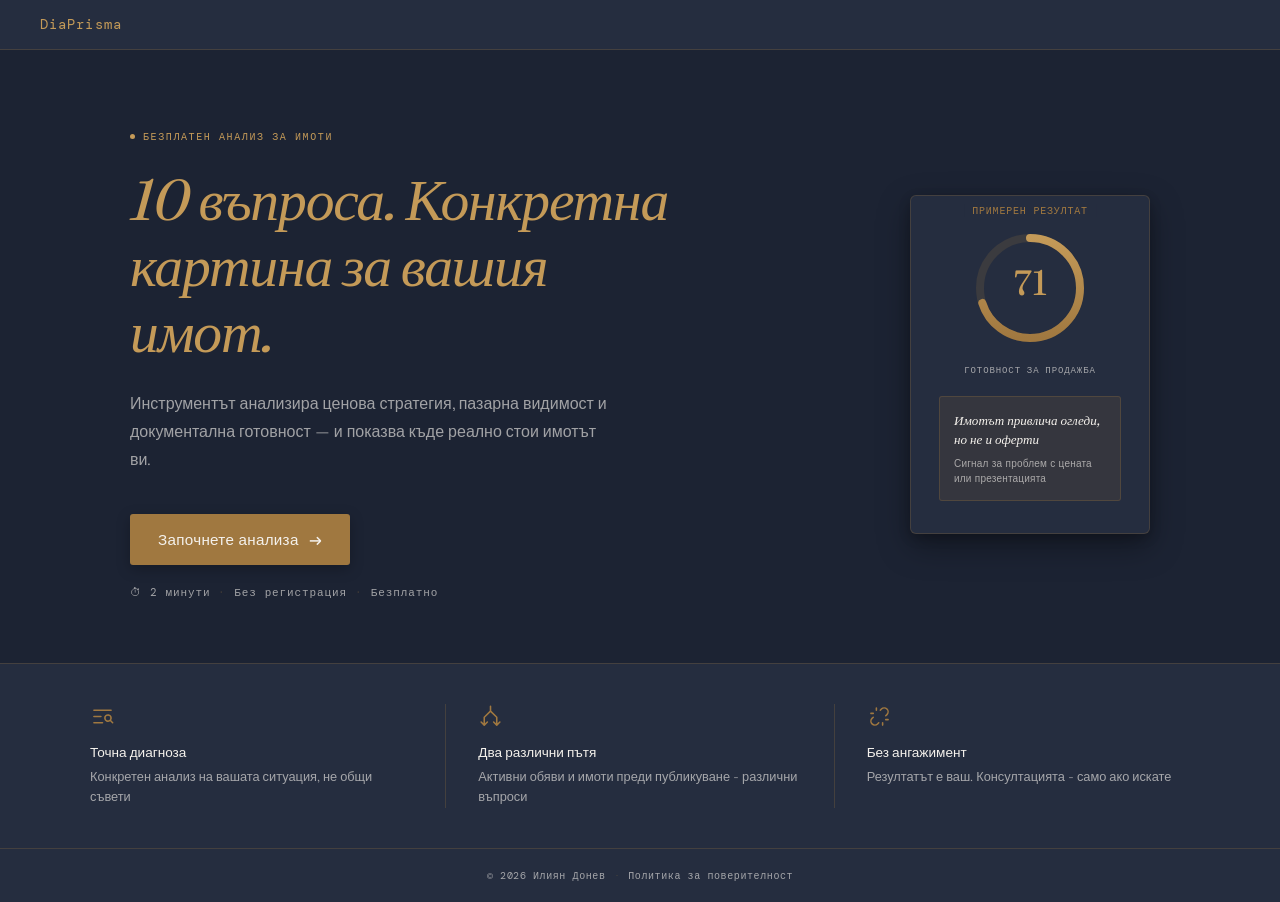
<file: index.html>
<!DOCTYPE html>
<html lang="bg">
<head>
  <meta charset="UTF-8">
  <meta name="viewport" content="width=device-width, initial-scale=1">
  <meta property="og:title" content="Безплатна диагностика за продавачи на имоти">
  <meta property="og:description" content="Защо вашият имот не се продава – 2-минутна проверка">
  <meta property="og:image" content="https://diaprisma.netlify.app/quiz-thumbnail.png">
  <title>Безплатен анализ за имоти</title>
  <link rel="stylesheet" href="css/style.css">
  <script defer src="https://cloud.umami.is/script.js" data-website-id="cf87cef5-dd13-4942-bef0-fa06c832aa52"></script>
</head>
<body>

  <!-- ── LANDING PAGE ──────────────────────────────────────────────────────── -->
  <div id="landing-page">

    <nav class="lp-nav">
      <span class="lp-nav-name">DiaPrisma</span>
    </nav>

    <section class="lp-hero">
      <div class="lp-hero-inner">

        <div class="lp-eyebrow">
          <span class="lp-eyebrow-dot"></span>
          Безплатен анализ за имоти
        </div>

        <h1 class="lp-headline">
          <em>10 въпроса. Конкретна картина за вашия имот.</em>
        </h1>

        <p class="lp-subhead">
          Инструментът анализира ценова стратегия, пазарна видимост и документална готовност — и показва къде реално стои имотът ви.
        </p>

        <button class="lp-cta" id="lp-start-btn">
          Започнете анализа
          <span class="lp-cta-arrow">→</span>
        </button>

        <div class="lp-meta">
          <span>⏱ 2 минути</span>
          <span class="lp-meta-sep">·</span>
          <span>Без регистрация</span>
          <span class="lp-meta-sep">·</span>
          <span>Безплатно</span>
        </div>

      </div>

      <div class="lp-hero-graphic">
        <div class="lp-score-preview">
          <div class="lp-score-ring">
            <svg viewBox="0 0 120 120" width="120" height="120">
              <circle cx="60" cy="60" r="50" fill="none" stroke="rgba(160,120,64,0.18)" stroke-width="8"/>
              <circle cx="60" cy="60" r="50" fill="none" stroke="url(#lp-grad)" stroke-width="8"
                stroke-dasharray="220 314" stroke-linecap="round"
                transform="rotate(-90 60 60)"/>
              <defs>
                <linearGradient id="lp-grad" x1="0%" y1="0%" x2="100%" y2="0%">
                  <stop offset="0%" stop-color="#A07840"/>
                  <stop offset="100%" stop-color="#C49A58"/>
                </linearGradient>
              </defs>
            </svg>
            <div class="lp-score-num">71</div>
          </div>
          <div class="lp-score-label">Готовност за продажба</div>
          <div class="lp-score-risk">
            <div class="lp-score-risk-title">Имотът привлича огледи,<br>но не и оферти</div>
            <div class="lp-score-risk-body">Сигнал за проблем с цената или презентацията</div>
          </div>
        </div>
      </div>

    </section>

    <section class="lp-trust">
      <div class="lp-trust-inner">

        <div class="lp-trust-card">
          <div class="lp-trust-icon">
            <svg xmlns="http://www.w3.org/2000/svg" width="25" height="25" fill="#A07840" viewBox="0 0 256 256"><path d="M32,64a8,8,0,0,1,8-8H216a8,8,0,0,1,0,16H40A8,8,0,0,1,32,64Zm8,72h72a8,8,0,0,0,0-16H40a8,8,0,0,0,0,16Zm88,48H40a8,8,0,0,0,0,16h88a8,8,0,0,0,0-16Zm109.66,13.66a8,8,0,0,1-11.32,0L206,177.36A40,40,0,1,1,217.36,166l20.3,20.3A8,8,0,0,1,237.66,197.66ZM184,168a24,24,0,1,0-24-24A24,24,0,0,0,184,168Z"></path></svg>
          </div>
          <div class="lp-trust-label">Точна диагноза</div>
          <div class="lp-trust-desc">Конкретен анализ на вашата ситуация, не общи съвети</div>
        </div>

        <div class="lp-trust-divider"></div>

        <div class="lp-trust-card">
          <div class="lp-trust-icon">
            <svg xmlns="http://www.w3.org/2000/svg" width="25" height="25" fill="#A07840" viewBox="0 0 256 256"><path d="M229.66,189.66l-32,32a8,8,0,0,1-11.32,0l-32-32a8,8,0,0,1,11.32-11.32L184,196.69V139.31l-56-56-56,56v57.38l18.34-18.35a8,8,0,0,1,11.32,11.32l-32,32a8,8,0,0,1-11.32,0l-32-32a8,8,0,0,1,11.32-11.32L56,196.69V136a8,8,0,0,1,2.34-5.66L120,68.69V24a8,8,0,0,1,16,0V68.69l61.66,61.65A8,8,0,0,1,200,136v60.69l18.34-18.35a8,8,0,0,1,11.32,11.32Z"></path></svg>
          </div>
          <div class="lp-trust-label">Два различни пътя</div>
          <div class="lp-trust-desc">Активни обяви и имоти преди публикуване - различни въпроси</div>
        </div>

        <div class="lp-trust-divider"></div>

        <div class="lp-trust-card">
          <div class="lp-trust-icon">
            <svg xmlns="http://www.w3.org/2000/svg" width="25" height="25" fill="#A07840" viewBox="0 0 256 256"><path d="M198.63,57.37a32,32,0,0,0-45.19-.06L141.79,69.52a8,8,0,0,1-11.58-11l11.72-12.29a1.59,1.59,0,0,1,.13-.13,48,48,0,0,1,67.88,67.88,1.59,1.59,0,0,1-.13.13l-12.29,11.72a8,8,0,0,1-11-11.58l12.21-11.65A32,32,0,0,0,198.63,57.37ZM114.21,186.48l-11.65,12.21a32,32,0,0,1-45.25-45.25l12.21-11.65a8,8,0,0,0-11-11.58L46.19,141.93a1.59,1.59,0,0,0-.13.13,48,48,0,0,0,67.88,67.88,1.59,1.59,0,0,0,.13-.13l11.72-12.29a8,8,0,1,0-11.58-11ZM216,152H192a8,8,0,0,0,0,16h24a8,8,0,0,0,0-16ZM40,104H64a8,8,0,0,0,0-16H40a8,8,0,0,0,0,16Zm120,80a8,8,0,0,0-8,8v24a8,8,0,0,0,16,0V192A8,8,0,0,0,160,184ZM96,72a8,8,0,0,0,8-8V40a8,8,0,0,0-16,0V64A8,8,0,0,0,96,72Z"></path></svg>
          </div>
          <div class="lp-trust-label">Без ангажимент</div>
          <div class="lp-trust-desc">Резултатът е ваш. Консултацията - само ако искате</div>
        </div>

      </div>
    </section>

    <footer class="lp-footer">
      <span>© 2026 Илиян Донев</span>
      <span class="lp-meta-sep">·</span>
      <a href="privacy.html" target="_blank" rel="noopener">Политика за поверителност</a>
    </footer>

  </div>

  <!-- ── QUIZ ──────────────────────────────────────────────────────────────── -->
  <div id="quiz-root" style="display:none;">
    <div class="quiz-inner" id="quiz-inner"></div>
  </div>

  <script src="js/quiz.js"></script>
  <script>
    document.getElementById('lp-start-btn').addEventListener('click', function () {
      if (window.umami) umami.track('quiz-started'); // Umami analytics - Quiz started — did the CTA click convert to Q1
      var lp = document.getElementById('landing-page');
      var qr = document.getElementById('quiz-root');
      lp.style.transition = 'opacity 0.35s ease';
      lp.style.opacity = '0';
      setTimeout(function () {
        lp.style.display = 'none';
        qr.style.display = 'flex';
        qr.style.opacity = '0';
        qr.style.transition = 'opacity 0.35s ease';
        setTimeout(function () { qr.style.opacity = '1'; }, 30);
      }, 350);
    });
  </script>

</body>
</html>
</file>
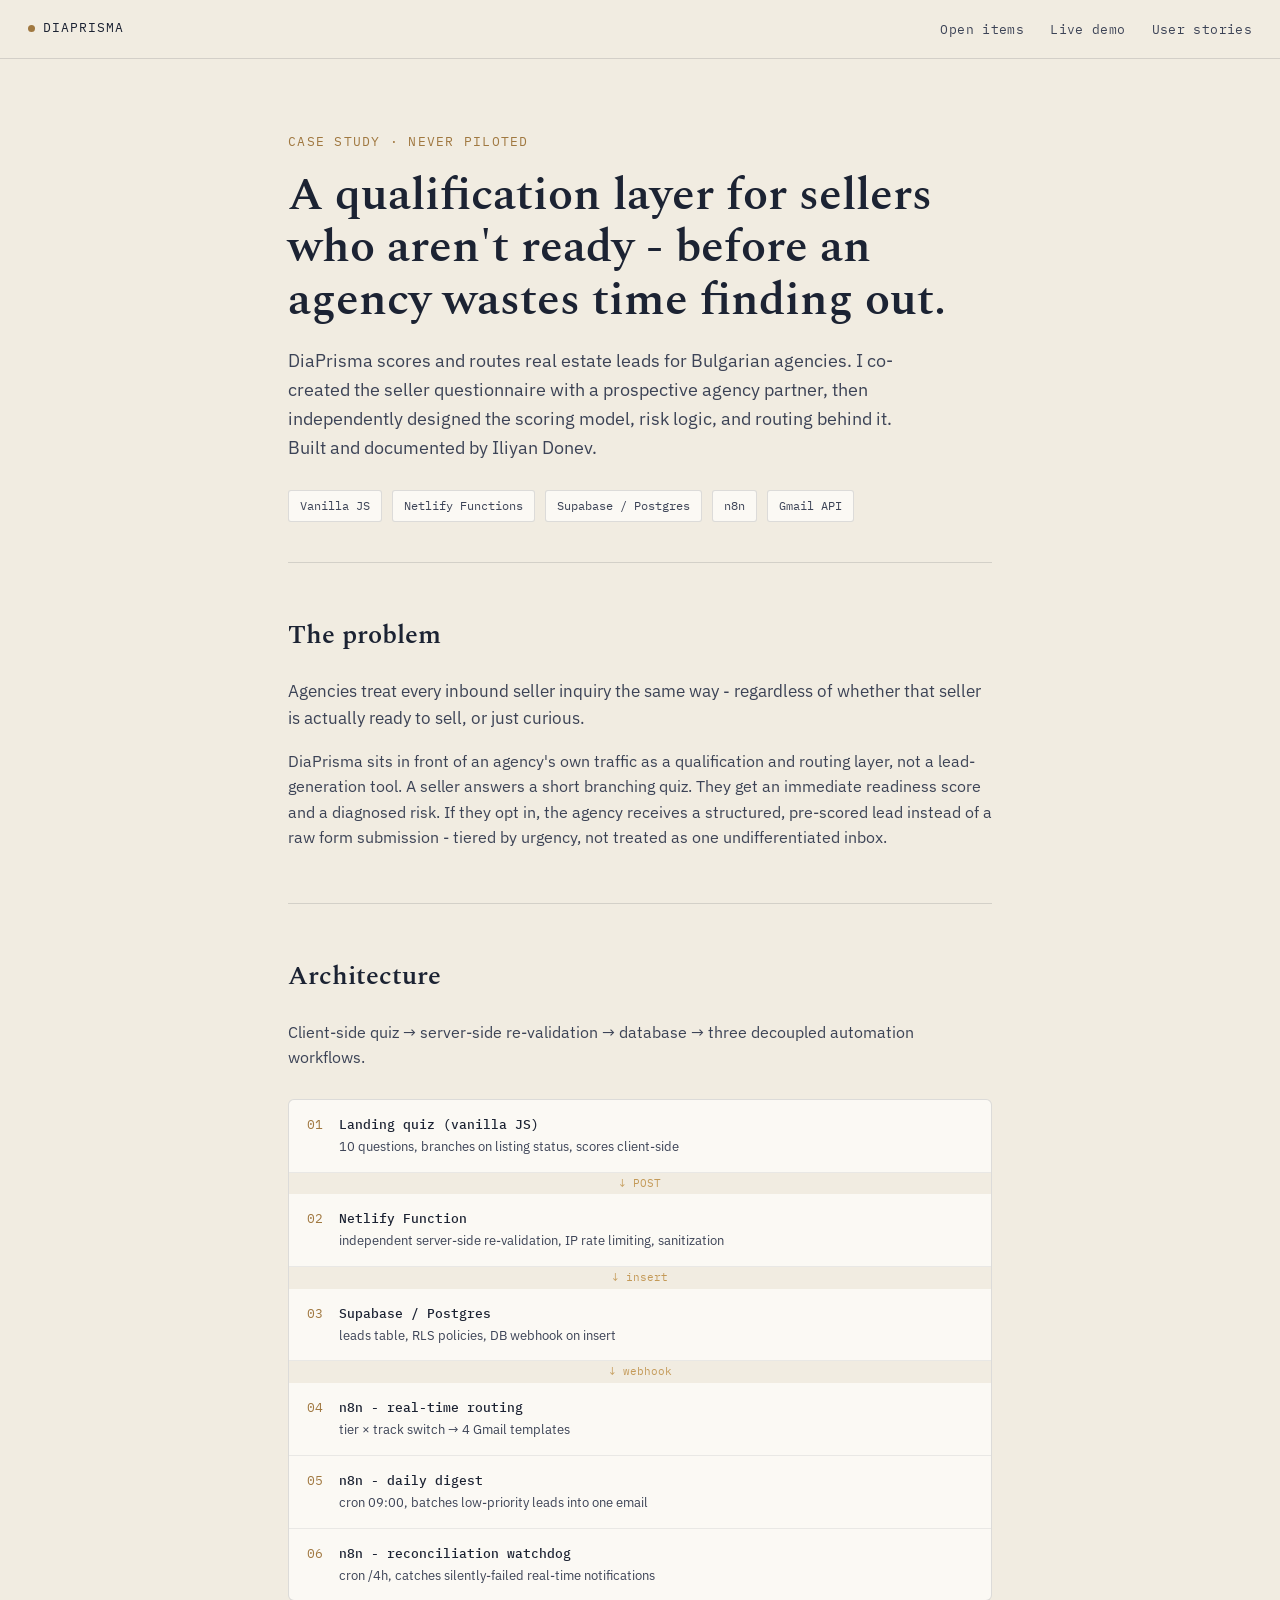
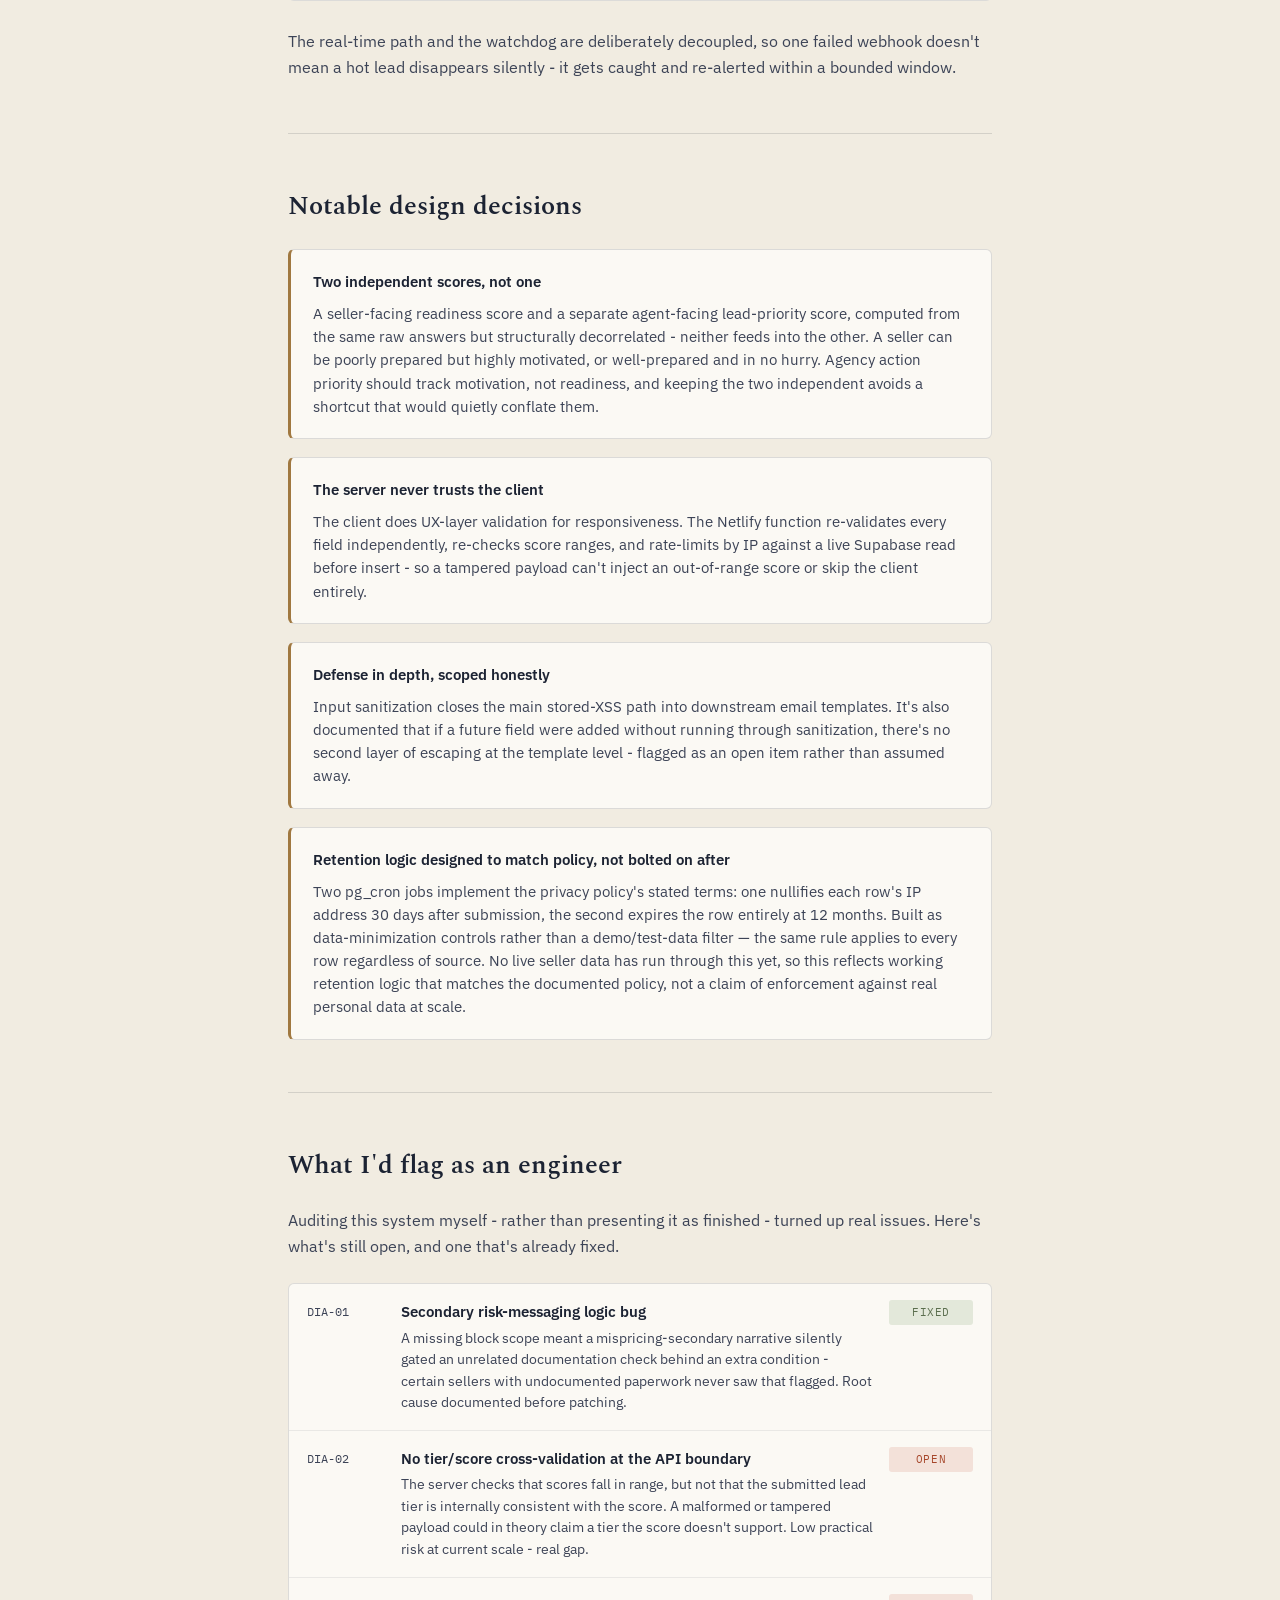
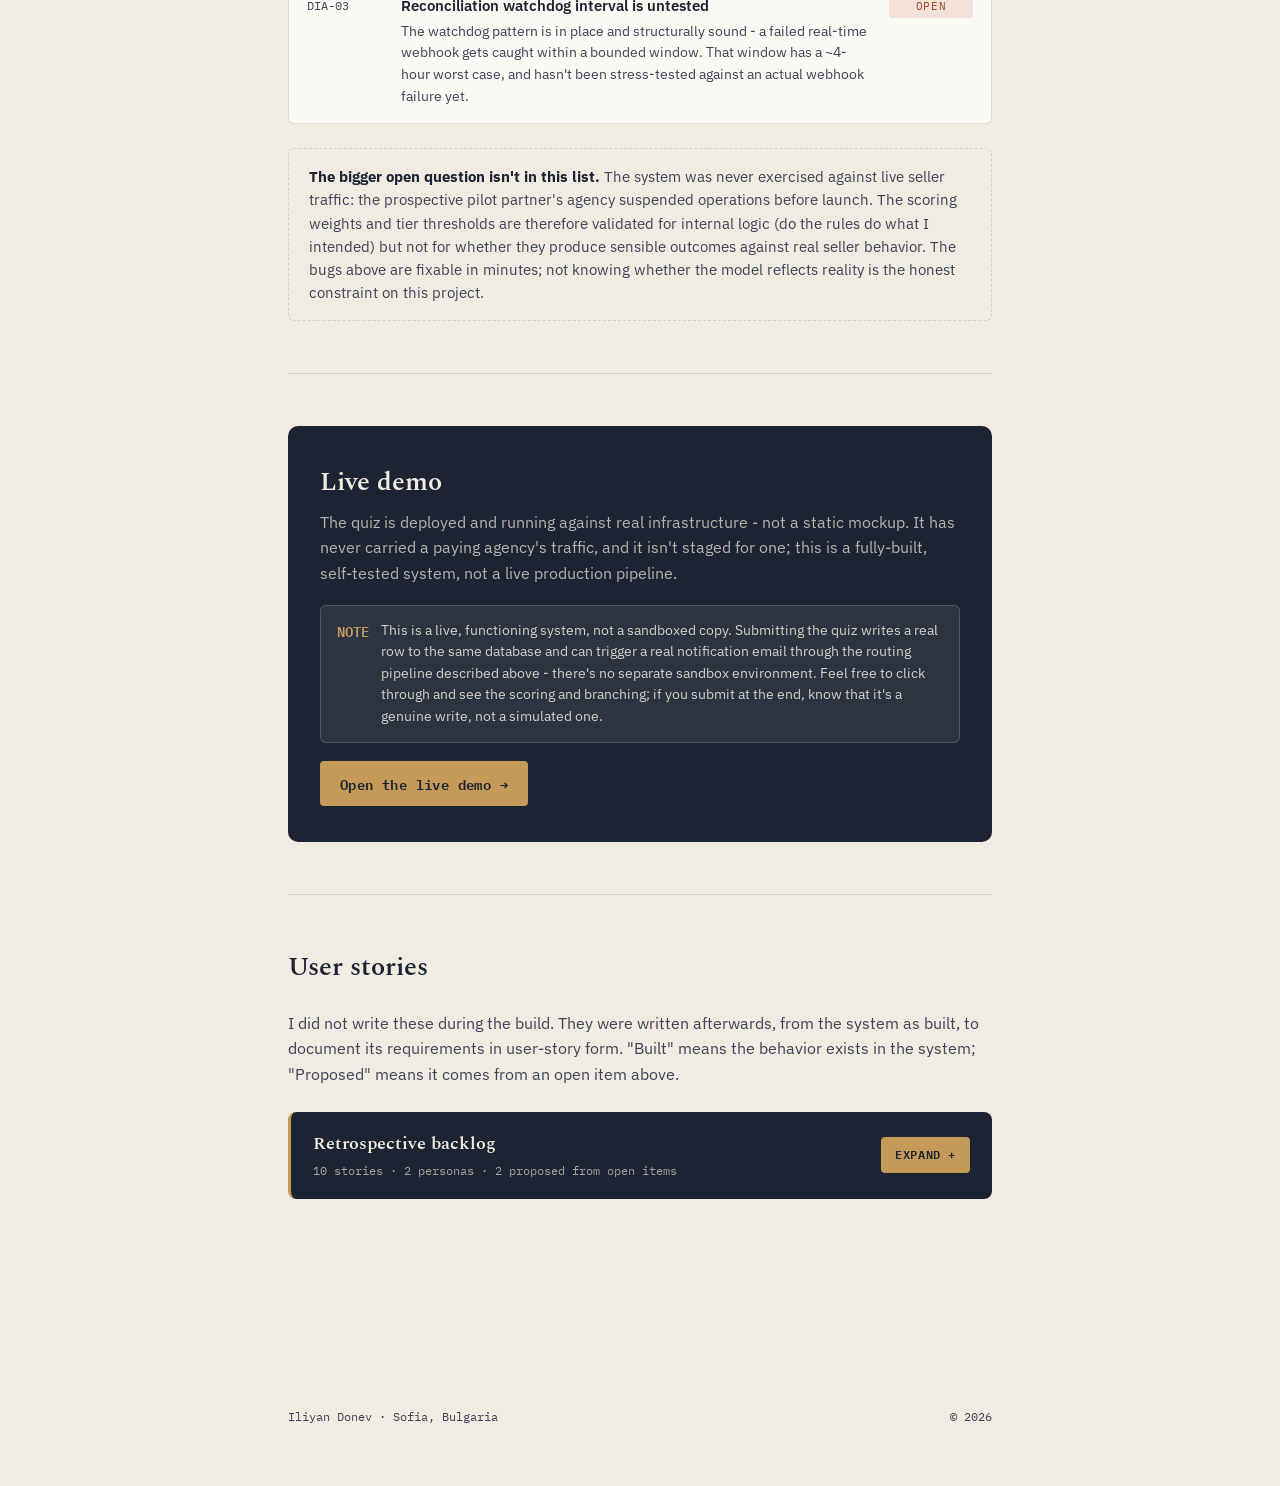
<file: case_study.html>
<!DOCTYPE html>
<html lang="en">
<head>
<meta charset="UTF-8">
<meta name="viewport" content="width=device-width, initial-scale=1">
<title>DiaPrisma - Case Study · Iliyan Donev</title>
<meta name="description" content="A qualification and routing layer for the Bulgarian real estate market. System design, architecture, and an honest audit of open items.">
<meta property="og:title" content="DiaPrisma — Technical Case Study">
<meta property="og:description" content="How I designed, built, and audited an end-to-end lead-qualification system — architecture, engineering decisions, and the work still left to do.">
<meta property="og:image" content="https://diaprisma.netlify.app/case-study-thumbnail.png">
<meta property="og:url" content="https://diaprisma.netlify.app/case_study">
<meta property="og:type" content="website">
<meta name="twitter:card" content="summary_large_image">
<link rel="preconnect" href="https://fonts.googleapis.com">
<link rel="preconnect" href="https://fonts.gstatic.com" crossorigin>
<link href="https://fonts.googleapis.com/css2?family=Spectral:ital,wght@0,400;0,500;0,600;1,400&family=IBM+Plex+Sans:wght@400;500;600&family=IBM+Plex+Mono:wght@400;500;600&display=swap" rel="stylesheet">
<script defer src="https://cloud.umami.is/script.js" data-website-id="cf87cef5-dd13-4942-bef0-fa06c832aa52"></script>
<style>
  :root{
    --ink:#1C2333;
    --ink-soft:#3c4356;
    --paper:#F1ECE1;
    --paper-raised:#FBF9F4;
    --bronze:#A07840;
    --bronze-light:#C49A58;
    --rust:#A6462A;
    --rust-bg:#F3E1D9;
    --moss:#5B6E4E;
    --moss-bg:#E3E8DA;
    --line: rgba(28,35,51,0.14);
    --line-soft: rgba(28,35,51,0.08);
    --serif: 'Spectral', Georgia, serif;
    --sans: 'IBM Plex Sans', -apple-system, sans-serif;
    --mono: 'IBM Plex Mono', ui-monospace, monospace;
  }
  *{box-sizing:border-box;}
  html{scroll-behavior:smooth;}
  body{
    margin:0;
    background:var(--paper);
    color:var(--ink);
    font-family:var(--sans);
    line-height:1.6;
    -webkit-font-smoothing:antialiased;
  }
  @media (prefers-reduced-motion: reduce){ html{scroll-behavior:auto;} *{animation:none !important; transition:none !important;} }

  a{color:var(--bronze); text-decoration:none; border-bottom:1px solid var(--bronze-light);}
  a:hover{color:var(--rust); border-color:var(--rust);}
  a:focus-visible, button:focus-visible{outline:2px solid var(--bronze); outline-offset:3px;}

  .topbar{
    position:sticky; top:0; z-index:10;
    display:flex; align-items:center; justify-content:space-between;
    padding:16px 28px;
    background:rgba(241,236,225,0.92);
    backdrop-filter:blur(6px);
    border-bottom:1px solid var(--line);
  }
  .wordmark{
    font-family:var(--mono); font-size:13px; letter-spacing:0.08em; text-transform:uppercase;
    color:var(--ink); border:none; display:flex; align-items:center; gap:8px;
  }
  .wordmark .dot{width:7px;height:7px;border-radius:50%;background:var(--bronze); display:inline-block;}
  .topbar nav a{
    font-family:var(--mono); font-size:12.5px; letter-spacing:0.03em;
    border:none; color:var(--ink-soft); margin-left:22px;
  }
  .topbar nav a:hover{color:var(--rust);}

  main{max-width:760px; margin:0 auto; padding:0 28px 120px;}

  .hero{padding:72px 0 40px; border-bottom:1px solid var(--line);}
  .eyebrow{
    font-family:var(--mono); font-size:12.5px; letter-spacing:0.1em; text-transform:uppercase;
    color:var(--bronze); margin-bottom:18px; display:block;
  }
  h1{
    font-family:var(--serif); font-weight:600; font-size:clamp(32px,5vw,46px);
    line-height:1.15; margin:0 0 20px; color:var(--ink);
  }
  .dek{
    font-size:18px; color:var(--ink-soft); max-width:56ch; margin:0 0 28px;
  }
  .meta-row{
    display:flex; flex-wrap:wrap; gap:10px; font-family:var(--mono); font-size:12px;
  }
  .pill{
    padding:5px 11px; border:1px solid var(--line); border-radius:3px; color:var(--ink-soft);
    background:var(--paper-raised);
  }

  section{padding:52px 0; border-bottom:1px solid var(--line);}
  section:last-of-type{border-bottom:none;}
  h2{
    font-family:var(--serif); font-size:26px; font-weight:600; margin:0 0 22px; color:var(--ink);
  }
  h3{
    font-family:var(--sans); font-size:15px; font-weight:600; margin:0 0 8px; color:var(--ink);
  }
  p{margin:0 0 16px; color:var(--ink-soft);}
  p:last-child{margin-bottom:0;}
  .lede{font-size:17px;}

  /* architecture diagram */
  .flow{
    font-family:var(--mono); font-size:12.5px;
    display:flex; flex-direction:column; gap:0; margin:28px 0;
    border:1px solid var(--line); border-radius:6px; overflow:hidden; background:var(--paper-raised);
  }
  .flow-step{
    padding:14px 18px; border-bottom:1px solid var(--line-soft);
    display:flex; align-items:baseline; gap:12px;
  }
  .flow-step:last-child{border-bottom:none;}
  .flow-step .tag{color:var(--bronze); flex-shrink:0; width:20px;}
  .flow-step .label{color:var(--ink); font-weight:500;}
  .flow-step .sub{color:var(--ink-soft); font-family:var(--sans); font-size:13px; margin-top:3px;}
  .flow-arrow{
    text-align:center; color:var(--bronze-light); font-size:11px; padding:2px 0; background:var(--paper);
  }

  /* decision cards */
  .decisions{display:flex; flex-direction:column; gap:18px;}
  .decision{
    padding:20px 22px; background:var(--paper-raised); border:1px solid var(--line); border-radius:6px;
    border-left:3px solid var(--bronze);
  }
  .decision h3{margin-bottom:8px;}
  .decision p{font-size:14.5px; margin-bottom:0;}

  /* open items ledger - signature element */
  .ledger-intro{margin-bottom:24px;}
  .ledger{
    border:1px solid var(--line); border-radius:6px; overflow:hidden; background:var(--paper-raised);
  }
  .ledger-row{
    display:grid; grid-template-columns:78px 1fr 84px; gap:16px;
    padding:16px 18px; border-bottom:1px solid var(--line-soft); align-items:start;
  }
  .ledger-row:last-child{border-bottom:none;}
  .ledger-id{font-family:var(--mono); font-size:12px; color:var(--ink-soft); padding-top:2px;}
  .ledger-body h3{font-size:14.5px; margin-bottom:4px;}
  .ledger-body p{font-size:13.5px; margin:0;}
  .status{
    font-family:var(--mono); font-size:10.5px; letter-spacing:0.05em; text-transform:uppercase;
    padding:4px 8px; border-radius:3px; text-align:center; height:fit-content;
  }
  .status.open{background:var(--rust-bg); color:var(--rust);}
  .status.fixed{background:var(--moss-bg); color:var(--moss);}
  .status.proposed{background:var(--paper); color:var(--ink-soft); border:1px solid var(--line);}
  .story{font-size:13.5px; margin:0 0 8px; color:var(--ink);}
  .criteria{margin:0; padding-left:18px; font-size:13px; color:var(--ink-soft);}
  .criteria li{margin-bottom:4px;}
  .criteria em{font-style:normal; font-family:var(--mono); font-size:11.5px; color:var(--bronze);}
  #user-stories{scroll-margin-top:80px;}
  .stories-toggle{
    display:flex; align-items:center; justify-content:space-between; gap:16px;
    cursor:pointer; list-style:none; padding:18px 22px;
    background:var(--ink); color:var(--paper);
    border-radius:8px; border-left:3px solid var(--bronze-light);
    transition:background .15s;
  }
  .stories-toggle::-webkit-details-marker{display:none;}
  .stories-toggle:hover{background:#262f45;}
  .stories-toggle .t{display:flex; flex-direction:column; gap:3px;}
  .stories-toggle .t strong{font-family:var(--serif); font-size:18px; font-weight:600;}
  .stories-toggle .t span{font-family:var(--mono); font-size:12px; color:rgba(241,236,225,0.65);}
  .stories-toggle .act{
    font-family:var(--mono); font-size:12px; letter-spacing:0.05em; text-transform:uppercase;
    font-weight:600; color:var(--ink); background:var(--bronze-light);
    padding:8px 14px; border-radius:4px; white-space:nowrap;
  }
  .stories-toggle .act::after{content:'Expand +';}
  details[open] .stories-toggle .act::after{content:'Collapse \2212';}
  details[open] .stories-toggle{border-bottom-left-radius:0; border-bottom-right-radius:0;}
  details[open] .ledger{border-top:none; border-top-left-radius:0; border-top-right-radius:0;}
  
  .ledger-group{
    padding:10px 18px; background:var(--paper); border-bottom:1px solid var(--line-soft);
    font-family:var(--mono); font-size:11px; letter-spacing:0.1em; text-transform:uppercase; color:var(--bronze);
  }
  .story strong{color:var(--bronze);}

  .callout{
    font-size:14.5px; padding:16px 20px; background:var(--paper); border:1px dashed var(--line);
    border-radius:6px; color:var(--ink-soft); margin-top:24px;
  }
  .callout strong{color:var(--ink);}

  /* demo cta */
  .demo-card{
    background:var(--ink); color:var(--paper); border-radius:10px; padding:36px 32px;
    display:flex; flex-direction:column; gap:18px;
  }
  .demo-card h2{color:var(--paper); margin-bottom:6px;}
  .demo-card p{color:rgba(241,236,225,0.72);}
  .demo-warning{
    display:flex; gap:12px; align-items:flex-start;
    background:rgba(241,236,225,0.08); border:1px solid rgba(241,236,225,0.18);
    border-radius:6px; padding:14px 16px; font-size:13.5px; color:rgba(241,236,225,0.85);
  }
  .demo-warning .mark{
    font-family:var(--mono); color:var(--bronze-light); font-weight:600; flex-shrink:0;
  }
  .demo-cta{
    display:inline-flex; align-items:center; gap:8px; align-self:flex-start;
    font-family:var(--mono); font-size:13.5px; letter-spacing:0.03em;
    padding:12px 20px; background:var(--bronze-light); color:var(--ink);
    border:none; border-radius:4px; font-weight:600;
  }
  .demo-cta:hover{background:var(--paper-raised); color:var(--ink);}

  footer{
    max-width:760px; margin:0 auto; padding:36px 28px 60px;
    font-family:var(--mono); font-size:12px; color:var(--ink-soft);
    display:flex; justify-content:space-between; flex-wrap:wrap; gap:10px;
  }

  @media (max-width:560px){
    .topbar{padding:14px 18px;}
    .topbar nav a{margin-left:14px;}
    main{padding:0 18px 90px;}
    .hero{padding:48px 0 32px;}
    .ledger-row{grid-template-columns:1fr; gap:8px;}
    .ledger-id{padding-top:0;}
  }
</style>
</head>
  
<body>

<div class="topbar">
  <span class="wordmark"><span class="dot"></span>DiaPrisma</span>
  <nav>
    <a href="#open-items">Open items</a>
    <a href="#demo">Live demo</a>
    <a href="#user-stories">User stories</a>
  </nav>
</div>

<main>

  <section class="hero">
    <span class="eyebrow">Case Study · Never piloted</span>
    <h1>A qualification layer for sellers who aren't ready - before an agency wastes time finding out.</h1>
    <p class="dek">DiaPrisma scores and routes real estate leads for Bulgarian agencies. I co-created the seller questionnaire with a prospective agency partner, then independently designed the scoring model, risk logic, and routing behind it. Built and documented by Iliyan Donev.</p>
    <div class="meta-row">
      <span class="pill">Vanilla JS</span>
      <span class="pill">Netlify Functions</span>
      <span class="pill">Supabase / Postgres</span>
      <span class="pill">n8n</span>
      <span class="pill">Gmail API</span>
    </div>
  </section>

  <section id="problem">
    <h2>The problem</h2>
    <p class="lede">Agencies treat every inbound seller inquiry the same way - regardless of whether that seller is actually ready to sell, or just curious.</p>
    <p>DiaPrisma sits in front of an agency's own traffic as a qualification and routing layer, not a lead-generation tool. A seller answers a short branching quiz. They get an immediate readiness score and a diagnosed risk. If they opt in, the agency receives a structured, pre-scored lead instead of a raw form submission - tiered by urgency, not treated as one undifferentiated inbox.</p>
  </section>

  <section id="architecture">
    <h2>Architecture</h2>
    <p>Client-side quiz → server-side re-validation → database → three decoupled automation workflows.</p>
    <div class="flow">
      <div class="flow-step">
        <span class="tag">01</span>
        <div><div class="label">Landing quiz (vanilla JS)</div><div class="sub">10 questions, branches on listing status, scores client-side</div></div>
      </div>
      <div class="flow-arrow">↓ POST</div>
      <div class="flow-step">
        <span class="tag">02</span>
        <div><div class="label">Netlify Function</div><div class="sub">independent server-side re-validation, IP rate limiting, sanitization</div></div>
      </div>
      <div class="flow-arrow">↓ insert</div>
      <div class="flow-step">
        <span class="tag">03</span>
        <div><div class="label">Supabase / Postgres</div><div class="sub">leads table, RLS policies, DB webhook on insert</div></div>
      </div>
      <div class="flow-arrow">↓ webhook</div>
      <div class="flow-step">
        <span class="tag">04</span>
        <div><div class="label">n8n - real-time routing</div><div class="sub">tier × track switch → 4 Gmail templates</div></div>
      </div>
      <div class="flow-step">
        <span class="tag">05</span>
        <div><div class="label">n8n - daily digest</div><div class="sub">cron 09:00, batches low-priority leads into one email</div></div>
      </div>
      <div class="flow-step">
        <span class="tag">06</span>
        <div><div class="label">n8n - reconciliation watchdog</div><div class="sub">cron /4h, catches silently-failed real-time notifications</div></div>
      </div>
    </div>
    <p>The real-time path and the watchdog are deliberately decoupled, so one failed webhook doesn't mean a hot lead disappears silently - it gets caught and re-alerted within a bounded window.</p>
  </section>

  <section id="decisions">
    <h2>Notable design decisions</h2>
    <div class="decisions">
      <div class="decision">
        <h3>Two independent scores, not one</h3>
        <p>A seller-facing readiness score and a separate agent-facing lead-priority score, computed from the same raw answers but structurally decorrelated - neither feeds into the other. A seller can be poorly prepared but highly motivated, or well-prepared and in no hurry. Agency action priority should track motivation, not readiness, and keeping the two independent avoids a shortcut that would quietly conflate them.</p>
      </div>
      <div class="decision">
        <h3>The server never trusts the client</h3>
        <p>The client does UX-layer validation for responsiveness. The Netlify function re-validates every field independently, re-checks score ranges, and rate-limits by IP against a live Supabase read before insert - so a tampered payload can't inject an out-of-range score or skip the client entirely.</p>
      </div>
      <div class="decision">
        <h3>Defense in depth, scoped honestly</h3>
        <p>Input sanitization closes the main stored-XSS path into downstream email templates. It's also documented that if a future field were added without running through sanitization, there's no second layer of escaping at the template level - flagged as an open item rather than assumed away.</p>
      </div>
      <div class="decision">
        <h3>Retention logic designed to match policy, not bolted on after</h3>
        <p>Two pg_cron jobs implement the privacy policy's stated terms: one nullifies each row's IP address 30 days after submission, the second expires the row entirely at 12 months. Built as data-minimization controls rather than a demo/test-data filter — the same rule applies to every row regardless of source. No live seller data has run through this yet, so this reflects working retention logic that matches the documented policy, not a claim of enforcement against real personal data at scale.</p>
      </div>
    </div>
  </section>

  <section id="open-items">
    <h2>What I'd flag as an engineer</h2>
    <p class="ledger-intro">Auditing this system myself - rather than presenting it as finished - turned up real issues. Here's what's still open, and one that's already fixed.</p>
    <div class="ledger">
      <div class="ledger-row">
        <span class="ledger-id">DIA-01</span>
        <div class="ledger-body">
          <h3>Secondary risk-messaging logic bug</h3>
          <p>A missing block scope meant a mispricing-secondary narrative silently gated an unrelated documentation check behind an extra condition - certain sellers with undocumented paperwork never saw that flagged. Root cause documented before patching.</p>
        </div>
        <span class="status fixed">Fixed</span>
      </div>
      <div class="ledger-row">
        <span class="ledger-id">DIA-02</span>
        <div class="ledger-body">
          <h3>No tier/score cross-validation at the API boundary</h3>
          <p>The server checks that scores fall in range, but not that the submitted lead tier is internally consistent with the score. A malformed or tampered payload could in theory claim a tier the score doesn't support. Low practical risk at current scale - real gap.</p>
        </div>
        <span class="status open">Open</span>
      </div>
      <div class="ledger-row">
        <span class="ledger-id">DIA-03</span>
        <div class="ledger-body">
          <h3>Reconciliation watchdog interval is untested</h3>
          <p>The watchdog pattern is in place and structurally sound - a failed real-time webhook gets caught within a bounded window. That window has a ~4-hour worst case, and hasn't been stress-tested against an actual webhook failure yet.</p>
        </div>
        <span class="status open">Open</span>
      </div>
    </div>
    <div class="callout">
      <strong>The bigger open question isn't in this list.</strong> The system was never exercised against live seller traffic: the prospective pilot partner's agency suspended operations before launch. The scoring weights and tier thresholds are therefore validated for internal logic (do the rules do what I intended) but not for whether they produce sensible outcomes against real seller behavior. The bugs above are fixable in minutes; not knowing whether the model reflects reality is the honest constraint on this project.
    </div>
  </section>

  <section id="demo">
    <div class="demo-card">
      <div>
        <h2>Live demo</h2>
        <p>The quiz is deployed and running against real infrastructure - not a static mockup. It has never carried a paying agency's traffic, and it isn't staged for one; this is a fully-built, self-tested system, not a live production pipeline.</p>
      </div>
      <div class="demo-warning">
        <span class="mark">NOTE</span>
        <span>This is a live, functioning system, not a sandboxed copy. Submitting the quiz writes a real row to the same database and can trigger a real notification email through the routing pipeline described above - there's no separate sandbox environment. Feel free to click through and see the scoring and branching; if you submit at the end, know that it's a genuine write, not a simulated one.</span>
      </div>
      <a class="demo-cta" href="https://diaprisma.netlify.app/" target="_blank" rel="noopener"
         data-umami-event="case-study-demo-click">
        Open the live demo →
      </a>
    </div>
  </section>

  <section id="user-stories">
  <h2>User stories</h2>
  <p class="ledger-intro">I did not write these during the build. They were written afterwards, from the system as built, to document its requirements in user-story form. "Built" means the behavior exists in the system; "Proposed" means it comes from an open item above.</p>
  <details>
    <summary class="stories-toggle">
      <span class="t"><strong>Retrospective backlog</strong><span>10 stories · 2 personas · 2 proposed from open items</span></span>
      <span class="act"></span>
    </summary>
    <div class="ledger">

        <div class="ledger-group">Seller</div>
        <div class="ledger-row">
          <span class="ledger-id">S1</span>
          <div class="ledger-body">
            <h3>Branching quiz</h3>
            <p class="story"><strong>As a seller,</strong> I want the questions to match whether my property is already listed, <strong>so that</strong> I only answer what's relevant.</p>
            <ul class="criteria">
              <li><em>Given</em> I answer "actively listed" at Q5, <em>then</em> I see the on-market questions, or the pre-market ones if I answer "not listed."</li>
              <li><em>Given</em> I go back and change my Q5 answer, <em>then</em> the previous track's answers are discarded and don't affect my score.</li>
            </ul>
          </div>
          <span class="status fixed">Built</span>
        </div>

        <div class="ledger-row">
          <span class="ledger-id">S2</span>
          <div class="ledger-body">
            <h3>Readiness score and primary risk</h3>
            <p class="story"><strong>As a seller,</strong> I want an immediate readiness score and the main risk to my sale, <strong>so that</strong> I know what to fix first.</p>
            <ul class="criteria">
              <li><em>Given</em> I complete all 10 questions, <em>then</em> I see a readiness score, its band, and one primary risk.</li>
              <li><em>Given</em> several risk conditions apply, <em>then</em> the highest-priority one is shown as primary.</li>
            </ul>
          </div>
          <span class="status fixed">Built</span>
        </div>

        <div class="ledger-row">
          <span class="ledger-id">S3</span>
          <div class="ledger-body">
            <h3>Secondary risk</h3>
            <p class="story"><strong>As a seller,</strong> I want a second risk shown when it applies, <strong>so that</strong> I don't miss a separate problem.</p>
            <ul class="criteria">
              <li><em>Given</em> a pre-market seller whose primary risk is mispricing and whose documents aren't ready, <em>then</em> the documentation risk appears as secondary. (The DIA-01 scenario.)</li>
            </ul>
          </div>
          <span class="status fixed">Built</span>
        </div>

        <div class="ledger-row">
          <span class="ledger-id">S4</span>
          <div class="ledger-body">
            <h3>Opt-in contact submission</h3>
            <p class="story"><strong>As a seller,</strong> I want to share my details only if I choose to, <strong>so that</strong> I stay in control of my data.</p>
            <ul class="criteria">
              <li><em>Given</em> I opt in with a valid name and phone, <em>then</em> my profile is sent to the agency.</li>
              <li><em>Given</em> invalid fields, <em>then</em> I'm blocked client-side and the server rejects them independently.</li>
            </ul>
          </div>
          <span class="status fixed">Built</span>
        </div>

        <div class="ledger-row">
          <span class="ledger-id">S5</span>
          <div class="ledger-body">
            <h3>Data minimization</h3>
            <p class="story"><strong>As a seller,</strong> I want my data minimized and expired, <strong>so that</strong> my privacy is respected.</p>
            <ul class="criteria">
              <li><em>Given</em> a submitted row, <em>then</em> the IP address is scrubbed after 30 days and the row is deleted after 12 months.</li>
            </ul>
          </div>
          <span class="status fixed">Built</span>
        </div>

        <div class="ledger-group">Agency agent</div>
        <div class="ledger-row">
          <span class="ledger-id">A1</span>
          <div class="ledger-body">
            <h3>Urgency-tiered alerts</h3>
            <p class="story"><strong>As an agent,</strong> I want urgent leads flagged clearly and immediately, <strong>so that</strong> I contact the most urgent sellers first.</p>
            <ul class="criteria">
              <li><em>Given</em> a lead scoring 70 or above, <em>then</em> I get a real-time email with a priority subject line, in the version matching the seller's track.</li>
              <li><em>Given</em> a lead scoring 40-69, <em>then</em> I get a real-time email without the priority prefix.</li>
            </ul>
          </div>
          <span class="status fixed">Built</span>
        </div>

        <div class="ledger-row">
          <span class="ledger-id">A2</span>
          <div class="ledger-body">
            <h3>Low-priority digest</h3>
            <p class="story"><strong>As an agent,</strong> I want low-priority leads batched, <strong>so that</strong> my inbox isn't flooded.</p>
            <ul class="criteria">
              <li><em>Given</em> un-notified leads scoring below 40, <em>when</em> 09:00 arrives, <em>then</em> I get one digest. <em>Given</em> none, <em>then</em> no email is sent.</li>
            </ul>
          </div>
          <span class="status fixed">Built</span>
        </div>

        <div class="ledger-row">
          <span class="ledger-id">A3</span>
          <div class="ledger-body">
            <h3>Missed-alert recovery</h3>
            <p class="story"><strong>As an agent,</strong> I want missed hot or warm alerts recovered, <strong>so that</strong> no lead is silently lost.</p>
            <ul class="criteria">
              <li><em>Given</em> a hot or warm lead older than 15 minutes with no notification, <em>when</em> the 4-hourly check runs, <em>then</em> I get an alert and the lead is marked notified.</li>
            </ul>
          </div>
          <span class="status fixed">Built</span>
        </div>

        <div class="ledger-row">
          <span class="ledger-id">A4</span>
          <div class="ledger-body">
            <h3>Tier/score consistency (from DIA-02)</h3>
            <p class="story"><strong>As an agent,</strong> I want the tier checked against the score on the server, <strong>so that</strong> a tampered submission can't trigger a hot-lead email.</p>
            <ul class="criteria">
              <li><em>Given</em> a payload claiming "hot" with a score of 10, <em>then</em> it is rejected or re-tiered from the score, and no hot alert fires.</li>
            </ul>
          </div>
          <span class="status proposed">Proposed</span>
        </div>

        <div class="ledger-row">
          <span class="ledger-id">A5</span>
          <div class="ledger-body">
            <h3>Faster failure detection (from DIA-03)</h3>
            <p class="story"><strong>As an agent,</strong> I want a failed hot-lead alert caught sooner than the current 4-hour worst case, <strong>so that</strong> "immediate" holds up under failure.</p>
            <ul class="criteria">
              <li>Target window to be set with the agency. It's a business decision, not an engineering one.</li>
            </ul>
          </div>
          <span class="status proposed">Proposed</span>
        </div>

      </div>
    </details>
  </section>

</main>

<footer>
  <span>Iliyan Donev · Sofia, Bulgaria</span>
  <span>© 2026</span>
</footer>

  <script>
  (function(){
    var d = document.querySelector('#user-stories details');
    var open = function(){ d.open = true; };
    if (location.hash === '#user-stories') open();
    document.querySelector('a[href="#user-stories"]').addEventListener('click', open);
  })();
</script>
  
</body>
</html>
</file>
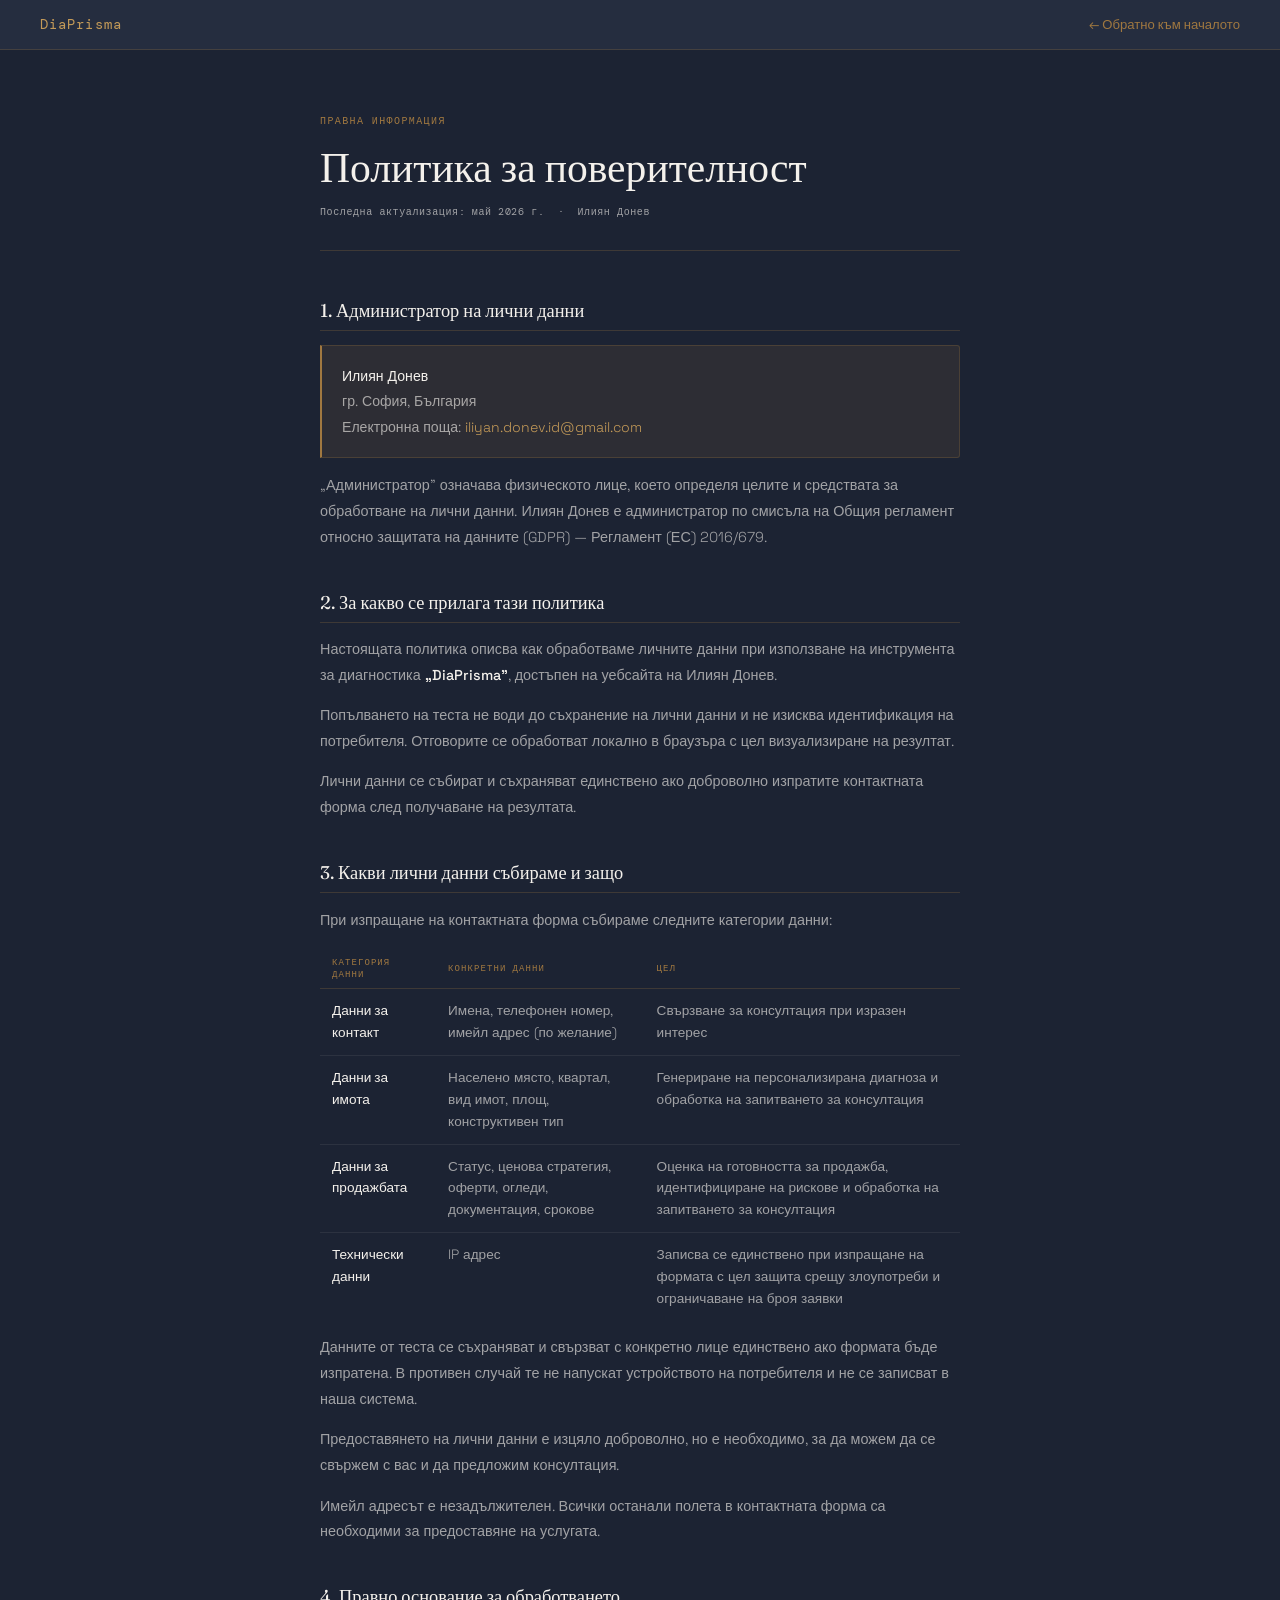
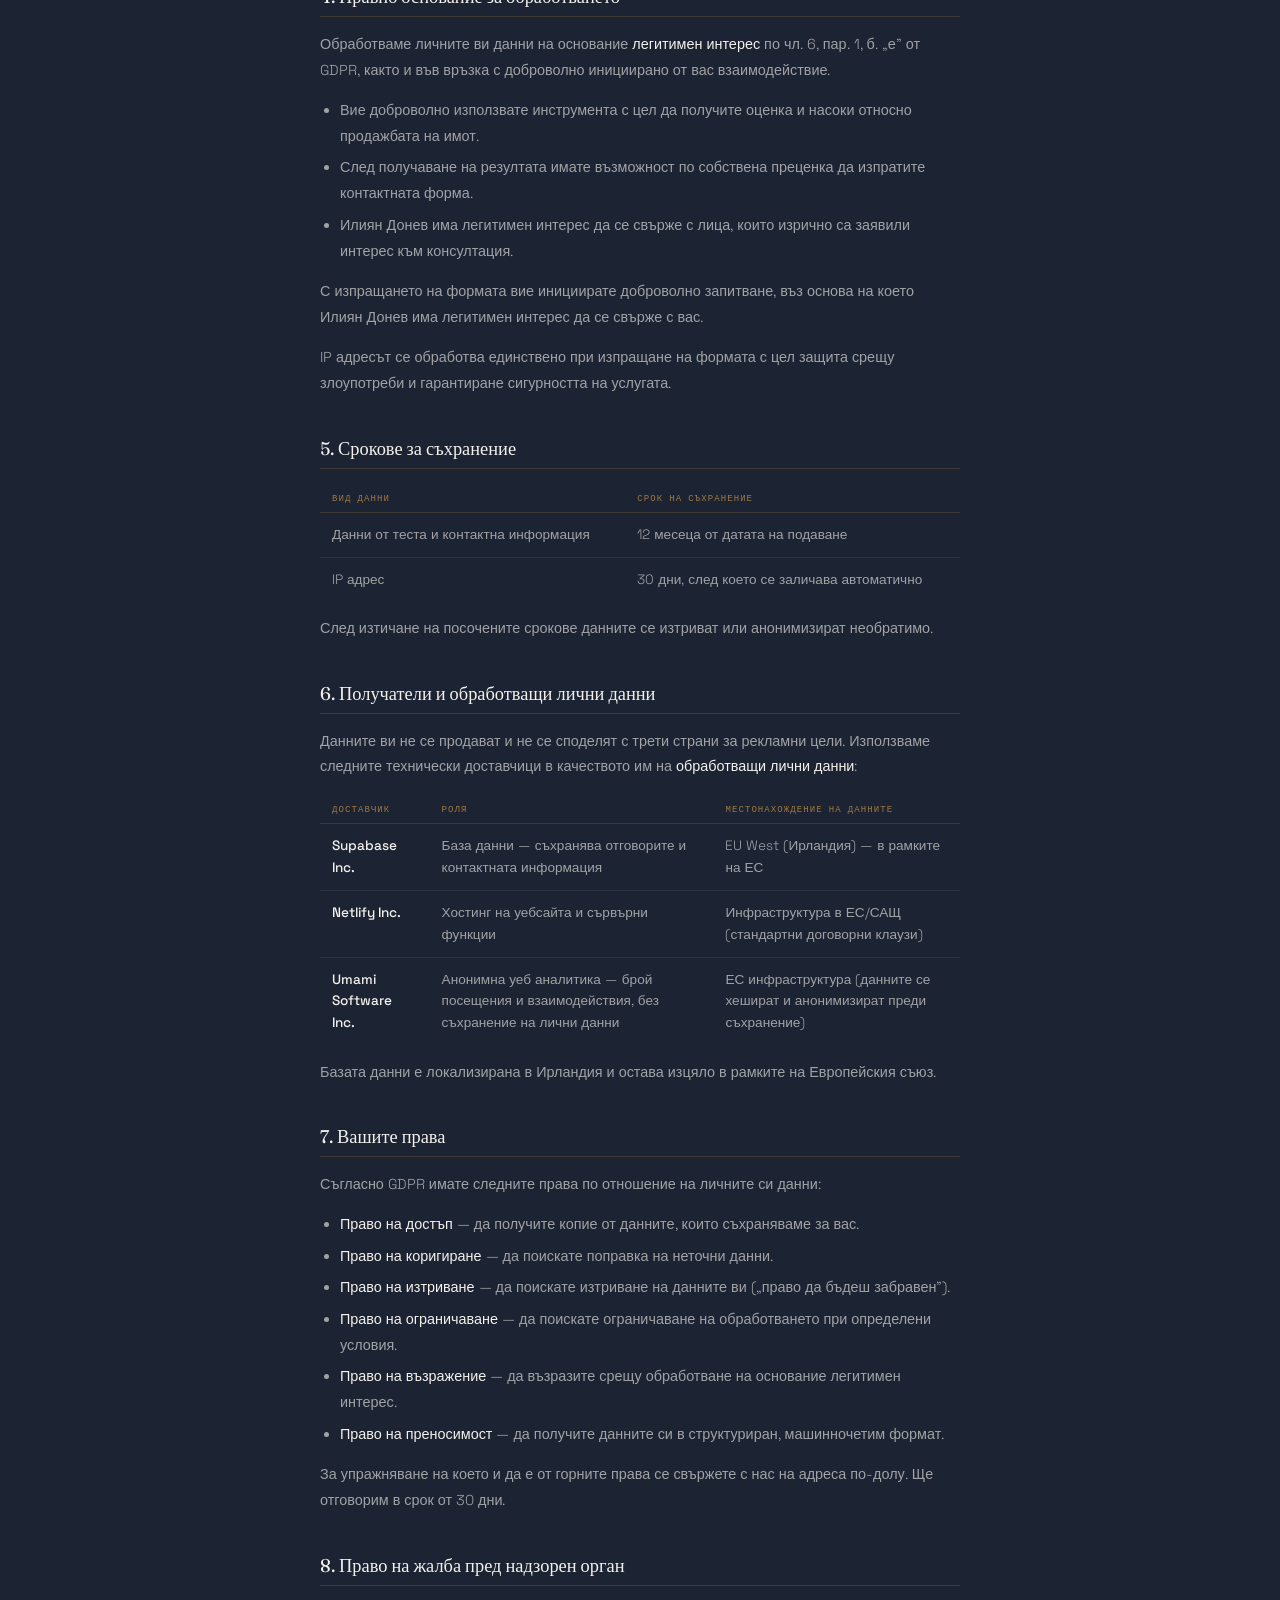
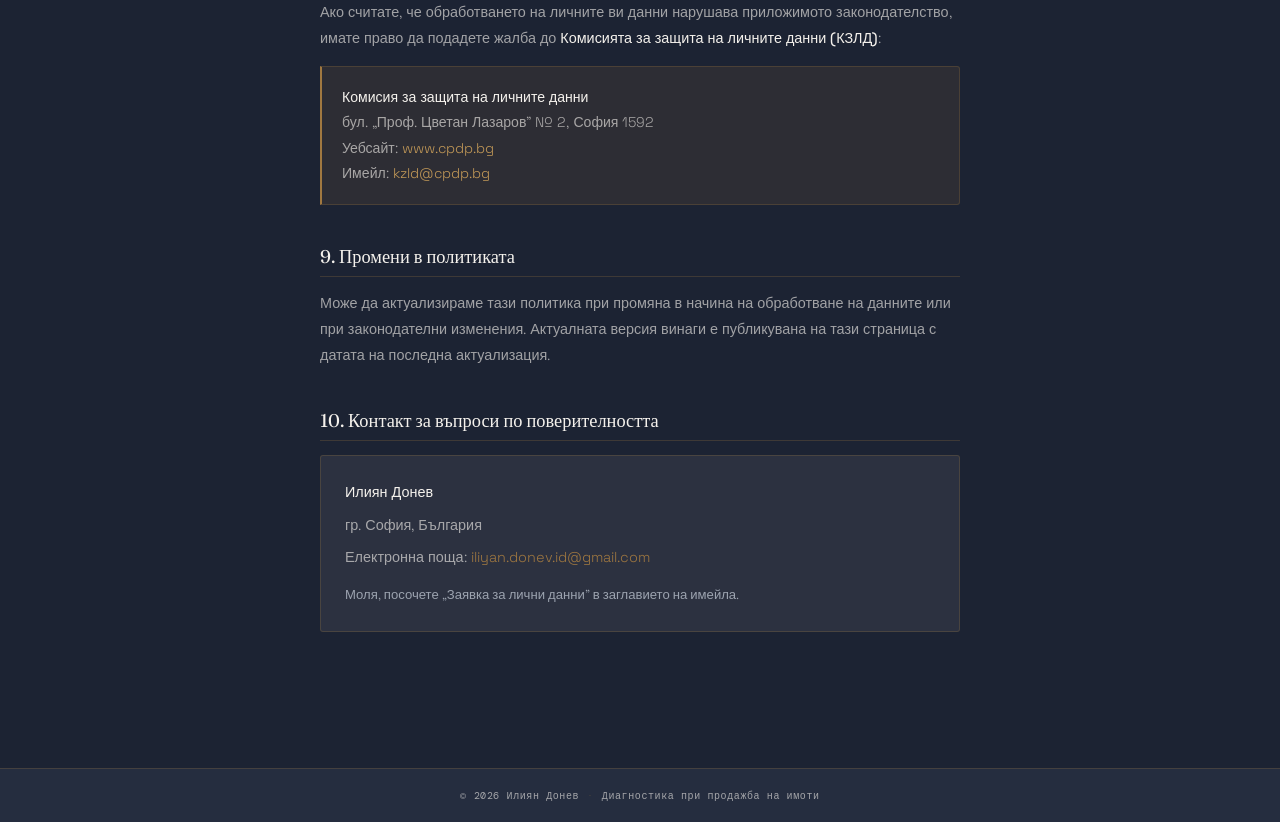
<file: privacy.html>
<!DOCTYPE html>
<html lang="bg">
<head>
  <meta charset="UTF-8">
  <meta name="viewport" content="width=device-width, initial-scale=1">
  <title>Политика за поверителност — Диагностика при продажба на имоти</title>
  <link rel="stylesheet" href="css/style.css">
  <style>
    body {
      font-family: 'Space Grotesk', sans-serif;
      background: var(--slate);
      color: var(--white);
      margin: 0;
      padding: 0;
    }

    .pp-nav {
      padding: 1rem 2.5rem;
      border-bottom: 1px solid var(--bronze-line);
      display: flex;
      align-items: center;
      justify-content: space-between;
      background: var(--slate-mid);
    }

    .pp-nav-name {
      font-family: 'DM Mono', monospace;
      font-size: 0.85rem;
      font-weight: 400;
      color: var(--bronze-light);
      letter-spacing: 0.08em;
    }

    .pp-back-link {
      font-family: 'Space Grotesk', sans-serif;
      font-size: 0.82rem;
      color: var(--bronze);
      text-decoration: none;
      display: flex;
      align-items: center;
      gap: 6px;
      transition: color 0.2s;
    }

    .pp-back-link:hover { color: var(--bronze-light); }

    .pp-wrap {
      max-width: 720px;
      margin: 0 auto;
      padding: 4rem 2.5rem 6rem;
    }

    .pp-eyebrow {
      font-family: 'DM Mono', monospace;
      font-size: 10px;
      font-weight: 400;
      letter-spacing: 0.14em;
      text-transform: uppercase;
      color: var(--bronze);
      margin-bottom: 1rem;
    }

    .pp-title {
      font-family: 'Fraunces', serif;
      font-optical-sizing: auto;
      font-size: clamp(1.8rem, 4vw, 2.6rem);
      font-weight: 400;
      color: var(--white);
      line-height: 1.2;
      margin: 0 0 0.75rem;
    }

    .pp-meta {
      font-family: 'DM Mono', monospace;
      font-size: 10px;
      letter-spacing: 0.06em;
      color: var(--white-dim);
      margin-bottom: 3rem;
      padding-bottom: 2rem;
      border-bottom: 1px solid var(--bronze-line);
    }

    .pp-section { margin-bottom: 2.5rem; }

    .pp-section-title {
      font-family: 'Fraunces', serif;
      font-optical-sizing: auto;
      font-size: 1.15rem;
      font-weight: 400;
      color: var(--white);
      margin: 0 0 0.9rem;
      padding-bottom: 0.5rem;
      border-bottom: 1px solid var(--bronze-line);
    }

    .pp-section p {
      font-size: 0.9rem;
      font-weight: 300;
      line-height: 1.8;
      color: var(--white-dim);
      margin: 0 0 0.9rem;
    }

    .pp-section p:last-child { margin-bottom: 0; }

    .pp-section ul {
      margin: 0 0 0.9rem 1.25rem;
      padding: 0;
    }

    .pp-section ul li {
      font-size: 0.9rem;
      font-weight: 300;
      line-height: 1.8;
      color: var(--white-dim);
      margin-bottom: 0.35rem;
    }

    .pp-section strong { color: var(--white); font-weight: 500; }

    .pp-highlight {
      background: var(--bronze-dim);
      border: 1px solid var(--bronze-line);
      border-left: 2px solid var(--bronze);
      border-radius: 0 3px 3px 0;
      padding: 1.1rem 1.25rem;
      margin-bottom: 0.9rem;
    }

    .pp-highlight p { margin: 0; font-size: 0.88rem; font-weight: 300; line-height: 1.8; color: var(--white-dim); }

    .pp-highlight a { color: var(--bronze-light); text-decoration: none; }
    .pp-highlight a:hover { color: var(--white); }

    .pp-data-table {
      width: 100%;
      border-collapse: collapse;
      font-size: 0.85rem;
      margin-bottom: 0.9rem;
    }

    .pp-data-table th {
      text-align: left;
      font-family: 'DM Mono', monospace;
      font-size: 9px;
      letter-spacing: 0.12em;
      text-transform: uppercase;
      color: var(--bronze);
      font-weight: 400;
      padding: 0.5rem 0.75rem;
      border-bottom: 1px solid var(--bronze-line);
    }

    .pp-data-table td {
      padding: 0.7rem 0.75rem;
      color: var(--white-dim);
      font-weight: 300;
      line-height: 1.6;
      border-bottom: 1px solid var(--white-faint);
      vertical-align: top;
    }

    .pp-data-table tr:last-child td { border-bottom: none; }

    .pp-contact-box {
      background: var(--white-faint);
      border: 1px solid var(--bronze-line);
      border-radius: 3px;
      padding: 1.5rem;
    }

    .pp-contact-box p { margin: 0 0 0.4rem; color: var(--white-dim); font-weight: 300; }

    .pp-contact-box a { color: var(--bronze); text-decoration: none; }
    .pp-contact-box a:hover { color: var(--bronze-light); }

    @media (max-width: 600px) {
      .pp-wrap { padding: 2.5rem 1.5rem 4rem; }
      .pp-nav  { padding: 1rem 1.5rem; }
      .pp-data-table { font-size: 0.8rem; }
      .pp-data-table th, .pp-data-table td { padding: 0.55rem 0.5rem; }
    }
  </style>
</head>
<body>

  <nav class="pp-nav">
    <span class="pp-nav-name">DiaPrisma</span>
    <a href="index.html" class="pp-back-link">← Обратно към началото</a>
  </nav>

  <div class="pp-wrap">

    <div class="pp-eyebrow">Правна информация</div>
    <h1 class="pp-title">Политика за поверителност</h1>
    <p class="pp-meta">Последна актуализация: май 2026 г. &nbsp;·&nbsp; Илиян Донев</p>

    <!-- 1. Администратор -->
    <div class="pp-section">
      <h2 class="pp-section-title">1. Администратор на лични данни</h2>
      <div class="pp-highlight">
        <p><strong>Илиян Донев</strong><br>
        гр. София, България<br>
        Електронна поща: <a href="mailto:iliyan.donev.id@gmail.com">iliyan.donev.id@gmail.com</a></p>
      </div>
      <p>„Администратор" означава физическото лице, което определя целите и средствата за обработване на лични данни. Илиян Донев е администратор по смисъла на Общия регламент относно защитата на данните (GDPR) — Регламент (ЕС) 2016/679.</p>
    </div>

    <!-- 2. Обхват -->
    <div class="pp-section">
      <h2 class="pp-section-title">2. За какво се прилага тази политика</h2>
      <p>Настоящата политика описва как обработваме личните данни при използване на инструмента за диагностика <strong>„DiaPrisma"</strong>, достъпен на уебсайта на Илиян Донев.</p>
      <p>Попълването на теста не води до съхранение на лични данни и не изисква идентификация на потребителя. Отговорите се обработват локално в браузъра с цел визуализиране на резултат.</p>
      <p>Лични данни се събират и съхраняват единствено ако доброволно изпратите контактната форма след получаване на резултата.</p>
    </div>

    <!-- 3. Какви данни -->
    <div class="pp-section">
      <h2 class="pp-section-title">3. Какви лични данни събираме и защо</h2>
      <p>При изпращане на контактната форма събираме следните категории данни:</p>
      <table class="pp-data-table">
        <thead>
          <tr>
            <th>Категория данни</th>
            <th>Конкретни данни</th>
            <th>Цел</th>
          </tr>
        </thead>
        <tbody>
          <tr>
            <td><strong>Данни за контакт</strong></td>
            <td>Имена, телефонен номер, имейл адрес (по желание)</td>
            <td>Свързване за консултация при изразен интерес</td>
          </tr>
          <tr>
            <td><strong>Данни за имота</strong></td>
            <td>Населено място, квартал, вид имот, площ, конструктивен тип</td>
            <td>Генериране на персонализирана диагноза и обработка на запитването за консултация</td>
          </tr>
          <tr>
            <td><strong>Данни за продажбата</strong></td>
            <td>Статус, ценова стратегия, оферти, огледи, документация, срокове</td>
            <td>Оценка на готовността за продажба, идентифициране на рискове и обработка на запитването за консултация</td>
          </tr>
          <tr>
            <td><strong>Технически данни</strong></td>
            <td>IP адрес</td>
            <td>Записва се единствено при изпращане на формата с цел защита срещу злоупотреби и ограничаване на броя заявки</td>
          </tr>
        </tbody>
      </table>
      <p>Данните от теста се съхраняват и свързват с конкретно лице единствено ако формата бъде изпратена. В противен случай те не напускат устройството на потребителя и не се записват в наша система.</p>
      <p>Предоставянето на лични данни е изцяло доброволно, но е необходимо, за да можем да се свържем с вас и да предложим консултация.</p>
      <p>Имейл адресът е незадължителен. Всички останали полета в контактната форма са необходими за предоставяне на услугата.</p>
    </div>

    <!-- 4. Правно основание -->
    <div class="pp-section">
      <h2 class="pp-section-title">4. Правно основание за обработването</h2>
      <p>Обработваме личните ви данни на основание <strong>легитимен интерес</strong> по чл. 6, пар. 1, б. „е" от GDPR, както и във връзка с доброволно инициирано от вас взаимодействие.</p>
      <ul>
        <li>Вие доброволно използвате инструмента с цел да получите оценка и насоки относно продажбата на имот.</li>
        <li>След получаване на резултата имате възможност по собствена преценка да изпратите контактната форма.</li>
        <li>Илиян Донев има легитимен интерес да се свърже с лица, които изрично са заявили интерес към консултация.</li>
      </ul>
      <p>С изпращането на формата вие инициирате доброволно запитване, въз основа на което Илиян Донев има легитимен интерес да се свърже с вас.</p>
      <p>IP адресът се обработва единствено при изпращане на формата с цел защита срещу злоупотреби и гарантиране сигурността на услугата.</p>
    </div>

    <!-- 5. Срокове -->
    <div class="pp-section">
      <h2 class="pp-section-title">5. Срокове за съхранение</h2>
      <table class="pp-data-table">
        <thead>
          <tr>
            <th>Вид данни</th>
            <th>Срок на съхранение</th>
          </tr>
        </thead>
        <tbody>
          <tr>
            <td>Данни от теста и контактна информация</td>
            <td>12 месеца от датата на подаване</td>
          </tr>
          <tr>
            <td>IP адрес</td>
            <td>30 дни, след което се заличава автоматично</td>
          </tr>
        </tbody>
      </table>
      <p>След изтичане на посочените срокове данните се изтриват или анонимизират необратимо.</p>
    </div>

    <!-- 6. Получатели -->
    <div class="pp-section">
      <h2 class="pp-section-title">6. Получатели и обработващи лични данни</h2>
      <p>Данните ви не се продават и не се споделят с трети страни за рекламни цели. Използваме следните технически доставчици в качеството им на <strong>обработващи лични данни</strong>:</p>
      <table class="pp-data-table">
        <thead>
          <tr>
            <th>Доставчик</th>
            <th>Роля</th>
            <th>Местонахождение на данните</th>
          </tr>
        </thead>
        <tbody>
          <tr>
            <td><strong>Supabase Inc.</strong></td>
            <td>База данни — съхранява отговорите и контактната информация</td>
            <td>EU West (Ирландия) — в рамките на ЕС</td>
          </tr>
          <tr>
            <td><strong>Netlify Inc.</strong></td>
            <td>Хостинг на уебсайта и сървърни функции</td>
            <td>Инфраструктура в ЕС/САЩ (стандартни договорни клаузи)</td>
          </tr>
          <tr>
            <td><strong>Umami Software Inc.</strong></td>
            <td>Анонимна уеб аналитика — брой посещения и взаимодействия, без съхранение на лични данни</td>
            <td>ЕС инфраструктура (данните се хешират и анонимизират преди съхранение)</td>
          </tr>
        </tbody>
      </table>
      <p>Базата данни е локализирана в Ирландия и остава изцяло в рамките на Европейския съюз.</p>
    </div>

    <!-- 7. Права -->
    <div class="pp-section">
      <h2 class="pp-section-title">7. Вашите права</h2>
      <p>Съгласно GDPR имате следните права по отношение на личните си данни:</p>
      <ul>
        <li><strong>Право на достъп</strong> — да получите копие от данните, които съхраняваме за вас.</li>
        <li><strong>Право на коригиране</strong> — да поискате поправка на неточни данни.</li>
        <li><strong>Право на изтриване</strong> — да поискате изтриване на данните ви („право да бъдеш забравен").</li>
        <li><strong>Право на ограничаване</strong> — да поискате ограничаване на обработването при определени условия.</li>
        <li><strong>Право на възражение</strong> — да възразите срещу обработване на основание легитимен интерес.</li>
        <li><strong>Право на преносимост</strong> — да получите данните си в структуриран, машинночетим формат.</li>
      </ul>
      <p>За упражняване на което и да е от горните права се свържете с нас на адреса по-долу. Ще отговорим в срок от 30 дни.</p>
    </div>

    <!-- 8. Жалби -->
    <div class="pp-section">
      <h2 class="pp-section-title">8. Право на жалба пред надзорен орган</h2>
      <p>Ако считате, че обработването на личните ви данни нарушава приложимото законодателство, имате право да подадете жалба до <strong>Комисията за защита на личните данни (КЗЛД)</strong>:</p>
      <div class="pp-highlight">
        <p><strong>Комисия за защита на личните данни</strong><br>
        бул. „Проф. Цветан Лазаров" № 2, София 1592<br>
        Уебсайт: <a href="https://www.cpdp.bg" target="_blank" rel="noopener">www.cpdp.bg</a><br>
        Имейл: <a href="mailto:kzld@cpdp.bg">kzld@cpdp.bg</a></p>
      </div>
    </div>

    <!-- 9. Промени -->
    <div class="pp-section">
      <h2 class="pp-section-title">9. Промени в политиката</h2>
      <p>Може да актуализираме тази политика при промяна в начина на обработване на данните или при законодателни изменения. Актуалната версия винаги е публикувана на тази страница с датата на последна актуализация.</p>
    </div>

    <!-- 10. Контакт -->
    <div class="pp-section">
      <h2 class="pp-section-title">10. Контакт за въпроси по поверителността</h2>
      <div class="pp-contact-box">
        <p><strong>Илиян Донев</strong></p>
        <p>гр. София, България</p>
        <p>Електронна поща: <a href="mailto:iliyan.donev.id@gmail.com">iliyan.donev.id@gmail.com</a></p>
        <p style="margin-top:0.75rem; font-size:0.82rem; color:#9CA3AF;">Моля, посочете „Заявка за лични данни" в заглавието на имейла.</p>
      </div>
    </div>

  </div>

  <footer class="lp-footer">
    <span>© 2026 Илиян Донев</span>
    <span class="lp-meta-sep">·</span>
    <span>Диагностика при продажба на имоти</span>
  </footer>

</body>
</html>
</file>
<file: css/style.css>
/* ═══════════════════════════════════════════════════════════════
   DiaPrisma – v8 (slate / bronze / editorial)
   Fraunces (display) · Space Grotesk (UI) · DM Mono (data)
   ═══════════════════════════════════════════════════════════════ */
@import url('https://fonts.googleapis.com/css2?family=Fraunces:ital,opsz,wght@0,9..144,300;0,9..144,400;0,9..144,500;1,9..144,300;1,9..144,400;1,9..144,500&family=Space+Grotesk:wght@300;400;500&family=DM+Mono:wght@300;400;500&display=swap');

/* ── Design tokens ── */
:root {
  --slate:        #1C2333;
  --slate-mid:    #252D3F;
  --slate-light:  #2E3750;
  --bronze:       #A07840;
  --bronze-light: #C49A58;
  --bronze-dim:   rgba(160,120,64,0.13);
  --bronze-line:  rgba(160,120,64,0.26);
  --white:        #F4F1EC;
  --white-dim:    rgba(244,241,236,0.62);
  --white-faint:  rgba(244,241,236,0.07);
  --red:          #C0272D;
}

* { box-sizing: border-box; margin: 0; padding: 0; }
body { margin: 0; padding: 0; background: var(--slate); }

/* ═══════════════════════════════════════════════════════════════
   LANDING PAGE
   ═══════════════════════════════════════════════════════════════ */
#landing-page {
  font-family: 'Space Grotesk', sans-serif;
  background: var(--slate);
  min-height: 100vh;
  display: flex;
  flex-direction: column;
  color: var(--white);
}

/* ── Nav ── */
.lp-nav {
  padding: 1rem 2.5rem;
  border-bottom: 1px solid var(--bronze-line);
  display: flex;
  align-items: center;
  justify-content: space-between;
  background: var(--slate-mid);
}

.lp-nav-name {
  font-family: 'DM Mono', monospace;
  font-size: 0.85rem;
  font-weight: 400;
  color: var(--bronze-light);
  letter-spacing: 0.08em;
}

/* ── Hero ── */
.lp-hero {
  flex: 1;
  display: flex;
  align-items: center;
  justify-content: space-between;
  gap: 4rem;
  padding: 5rem 2.5rem 4rem;
  max-width: 1100px;
  margin: 0 auto;
  width: 100%;
  box-sizing: border-box;
}

.lp-hero-inner {
  flex: 1;
  max-width: 560px;
}

.lp-eyebrow {
  display: flex;
  align-items: center;
  gap: 8px;
  font-family: 'DM Mono', monospace;
  font-size: 10px;
  font-weight: 400;
  letter-spacing: 0.16em;
  text-transform: uppercase;
  color: var(--bronze-light);
  margin-bottom: 1.5rem;
}

.lp-eyebrow-dot {
  width: 5px;
  height: 5px;
  border-radius: 50%;
  background: var(--bronze-light);
  flex-shrink: 0;
}

.lp-headline {
  font-family: 'Fraunces', serif;
  font-optical-sizing: auto;
  font-size: clamp(2.4rem, 5vw, 3.6rem);
  font-weight: 400;
  line-height: 1.15;
  color: var(--white);
  margin: 0 0 1.5rem;
  letter-spacing: -0.02em;
}

.lp-headline em {
  font-style: italic;
  color: var(--bronze-light);
  -webkit-text-fill-color: initial; /* override any gradient fill from old CSS */
}

.lp-subhead {
  font-size: 1rem;
  line-height: 1.75;
  color: var(--white-dim);
  margin: 0 0 2.5rem;
  font-weight: 300;
  max-width: 480px;
}

.lp-cta {
  display: inline-flex;
  align-items: center;
  gap: 10px;
  background: var(--bronze);
  color: var(--white);
  border: none;
  border-radius: 3px;
  padding: 15px 28px;
  font-family: 'Space Grotesk', sans-serif;
  font-size: 0.95rem;
  font-weight: 500;
  cursor: pointer;
  transition: background 0.2s, transform 0.15s;
  margin-bottom: 1.25rem;
  white-space: nowrap;
  letter-spacing: 0.02em;
  box-shadow: 0 4px 14px rgba(0, 0, 0, 0.25);
  transition: background 0.2s, transform 0.15s, box-shadow 0.15s;
}

.lp-cta:hover { 
   background: var(--bronze-light); 
   transform: translateY(-1px); 
   box-shadow: 0 6px 20px rgba(0, 0, 0, 0.4);
}
.lp-cta:active { 
   transform: translateY(0) scale(0.99);
   box-shadow: 0 2px 6px rgba(0, 0, 0, 0.3);
}

.lp-cta-arrow {
  font-size: 1rem;
  transition: transform 0.2s;
}

.lp-cta:hover .lp-cta-arrow { transform: translateX(3px); }

.lp-meta {
  font-family: 'DM Mono', monospace;
  font-size: 11px;
  letter-spacing: 0.08em;
  color: var(--white-dim);
  display: flex;
  align-items: center;
  gap: 8px;
}

.lp-meta-sep { color: var(--bronze-line); }

/* ── Score preview card ── */
.lp-hero-graphic { flex-shrink: 0; }

.lp-score-preview {
  background: var(--slate-mid);
  border: 1px solid var(--bronze-line);
  border-radius: 6px;
  padding: 2rem 1.75rem;
  width: 240px;
  text-align: center;
  position: relative;
  box-shadow: 0 12px 32px rgba(0, 0, 0, 0.35), 
              0 4px 12px rgba(0, 0, 0, 0.20);
}

.lp-score-preview::before {
  content: 'Примерен резултат';
  position: absolute;
  top: 8px;
  left: 50%;
  transform: translateX(-50%);
  font-family: 'DM Mono', monospace;
  font-size: 10px;
  font-weight: 500;
  letter-spacing: 0.08em;
  text-transform: uppercase;
  color: var(--bronze);
  background: var(--slate-mid);
  padding: 0 8px;
  white-space: nowrap;
}

.lp-score-ring {
  position: relative;
  width: 120px;
  height: 120px;
  margin: 0 auto 1rem;
}

.lp-score-num {
  position: absolute;
  top: 46%;
  left: 50%;
  transform: translate(-50%, -50%);
  font-family: 'Fraunces', serif;
  font-optical-sizing: auto;
  font-size: 2.2rem;
  font-weight: 400;
  color: var(--bronze-light);
  line-height: 1;
}

.lp-score-label {
  font-family: 'DM Mono', monospace;
  font-size: 9px;
  letter-spacing: 0.1em;
  text-transform: uppercase;
  color: var(--white-dim);
  margin-bottom: 1.25rem;
}

.lp-score-risk {
  background: var(--bronze-dim);
  border: 1px solid var(--bronze-line);
  border-radius: 3px;
  padding: 0.875rem;
  text-align: left;
}

.lp-score-risk-title {
  font-family: 'Fraunces', serif;
  font-optical-sizing: auto;
  font-size: 0.82rem;
  font-style: italic;
  color: var(--white);
  line-height: 1.45;
  margin-bottom: 0.4rem;
}

.lp-score-risk-body {
  font-family: 'Space Grotesk', sans-serif;
  font-size: 10px;
  color: var(--white-dim);
  line-height: 1.5;
  letter-spacing: 0.02em;
}

/* ── Trust strip ── */
.lp-trust {
  border-top: 1px solid var(--bronze-line);
  background: var(--slate-mid);
  padding: 2.5rem;
}

.lp-trust-inner {
  max-width: 1100px;
  margin: 0 auto;
  display: flex;
  align-items: flex-start;
  gap: 0;
}

.lp-trust-card {
  flex: 1;
  padding: 0 2rem;
  display: flex;
  flex-direction: column;
  gap: 6px;
}

.lp-trust-card:first-child { padding-left: 0; }
.lp-trust-card:last-child  { padding-right: 0; }

.lp-trust-icon { margin-bottom: 4px; }

.lp-trust-label {
  font-size: 0.85rem;
  font-weight: 500;
  color: var(--white);
}

.lp-trust-desc {
  font-size: 0.8rem;
  color: var(--white-dim);
  line-height: 1.6;
  font-weight: 300;
}

.lp-trust-divider {
  width: 1px;
  background: var(--bronze-line);
  align-self: stretch;
  flex-shrink: 0;
}

/* ── Footer ── */
.lp-footer {
  padding: 1.25rem 2.5rem;
  border-top: 1px solid var(--bronze-line);
  font-family: 'DM Mono', monospace;
  font-size: 10px;
  letter-spacing: 0.06em;
  color: var(--white-dim);
  display: flex;
  align-items: center;
  justify-content: center;
  gap: 8px;
  background: var(--slate-mid);
}

.lp-footer a {
  color: var(--white-dim);
  text-decoration: none;
  transition: color 0.2s;
}

.lp-footer a:hover { color: var(--bronze-light); }

/* ═══════════════════════════════════════════════════════════════
   QUIZ
   ═══════════════════════════════════════════════════════════════ */
#quiz-root {
  font-family: 'Space Grotesk', sans-serif;
  background: var(--slate);
  min-height: 100vh;
  padding: 2rem 1rem;
  color: var(--white);
  display: flex;
  flex-direction: column;
  align-items: center;
  justify-content: center;
}

.quiz-inner {
  width: 100%;
  max-width: 600px;
}

/* ── Brand header ── */
.brand {
  text-align: center;
  margin-bottom: 2.5rem;
}

.brand-eyebrow {
  font-family: 'DM Mono', monospace;
  font-size: 10px;
  letter-spacing: 0.14em;
  text-transform: uppercase;
  color: var(--bronze);
  margin-bottom: 0.6rem;
}

.brand-title {
  font-family: 'Fraunces', serif;
  font-optical-sizing: auto;
  font-size: 1.45rem;
  font-weight: 400;
  color: var(--white);
  line-height: 1.3;
}

.brand-trust {
  font-family: 'DM Mono', monospace;
  font-size: 10px;
  color: var(--white-dim);
  margin-top: 0.5rem;
  letter-spacing: 0.06em;
}

/* ── Progress bar ── */
.progress-bar-wrap {
  background: var(--white-faint);
  border-radius: 100px;
  height: 2px;
  margin-bottom: 2rem;
  overflow: hidden;
}

.progress-bar-fill {
  height: 100%;
  background: var(--bronze);
  border-radius: 100px;
  transition: width 0.5s ease;
}

/* ── Question counter ── */
.q-counter {
  font-family: 'DM Mono', monospace;
  font-size: 11px;
  color: var(--bronze);
  letter-spacing: 0.08em;
  margin-bottom: 0.75rem;
  display: flex;
  justify-content: space-between;
}

/* ── Question text ── */
.q-text {
  font-family: 'Fraunces', serif;
  font-optical-sizing: auto;
  font-size: 1.35rem;
  font-weight: 400;
  line-height: 1.5;
  color: var(--white);
  margin-bottom: 1.75rem;
}

/* ── Options ── */
.options-list {
  display: flex;
  flex-direction: column;
  gap: 8px;
}

.option-btn {
  background: var(--white-faint);
  border: 1px solid var(--bronze-line);
  border-radius: 3px;
  padding: 14px 16px;
  color: var(--white-dim);
  font-family: 'Space Grotesk', sans-serif;
  font-size: 0.9rem;
  font-weight: 400;
  text-align: left;
  cursor: pointer;
  transition: background 0.18s, border-color 0.18s, color 0.18s;
  display: flex;
  align-items: center;
  gap: 12px;
}

.option-btn:hover {
  background: var(--bronze-dim);
  border-color: var(--bronze);
  color: var(--white);
}

.option-btn.selected {
  background: var(--bronze-dim);
  border-color: var(--bronze-light);
  color: var(--white);
}

.option-letter {
  width: 24px;
  height: 24px;
  border-radius: 50%;
  border: 1px solid currentColor;
  display: flex;
  align-items: center;
  justify-content: center;
  font-family: 'DM Mono', monospace;
  font-size: 11px;
  font-weight: 400;
  flex-shrink: 0;
  opacity: 0.55;
}

.option-btn.selected .option-letter {
  background: var(--bronze-dim);
  border-color: var(--bronze-light);
  color: var(--bronze-light);
  opacity: 1;
}

/* ── Nav buttons ── */
.nav-row {
  display: flex;
  align-items: center;
  gap: 10px;
  margin-top: 1.75rem;
}

.nav-row .next-btn {
  margin-top: 0;
  flex: 1;
}

.back-btn {
  background: none;
  border: 1px solid var(--bronze-line);
  border-radius: 3px;
  padding: 13px 18px;
  font-family: 'Space Grotesk', sans-serif;
  font-size: 0.9rem;
  color: var(--bronze);
  cursor: pointer;
  transition: background 0.18s, border-color 0.18s;
  white-space: nowrap;
}

.back-btn:hover {
  background: var(--bronze-dim);
  border-color: var(--bronze);
}

.next-btn {
  margin-top: 1.75rem;
  width: 100%;
  background: var(--bronze);
  border: none;
  border-radius: 3px;
  padding: 14px;
  font-family: 'Space Grotesk', sans-serif;
  font-size: 0.95rem;
  font-weight: 500;
  color: var(--white);
  cursor: pointer;
  transition: background 0.18s, transform 0.1s;
  letter-spacing: 0.02em;
}

.next-btn:hover { background: var(--bronze-light); }
.next-btn:active { transform: scale(0.99); }
.next-btn:disabled { opacity: 0.22; cursor: not-allowed; }

/* ── Dropdown ── */
.dropdown-input {
  width: 100%;
  appearance: none;
  -webkit-appearance: none;
  background-image: url("data:image/svg+xml,%3Csvg xmlns='http://www.w3.org/2000/svg' width='12' height='8' viewBox='0 0 12 8'%3E%3Cpath d='M1 1l5 5 5-5' stroke='%23C49A58' stroke-width='1.5' fill='none' stroke-linecap='round'/%3E%3C/svg%3E");
  background-repeat: no-repeat;
  background-position: right 14px center;
  padding-right: 36px;
  cursor: pointer;
  font-size: 0.9rem;
}

.dropdown-input option {
  background: var(--slate-mid);
  color: var(--white);
}

/* ── Text / input fields ── */
.field-input {
  width: 100%;
  background: var(--white-faint);
  border: 1px solid var(--bronze-line);
  border-radius: 3px;
  padding: 12px 14px;
  color: var(--white);
  font-family: 'Space Grotesk', sans-serif;
  font-size: 0.9rem;
  font-weight: 400;
  outline: none;
  transition: border-color 0.18s;
}

.field-input:focus { border-color: var(--bronze); }
.field-input::placeholder { color: rgba(244,241,236,0.28); }

/* ── Multiselect hint ── */
.multiselect-hint {
  font-family: 'DM Mono', monospace;
  font-size: 11px;
  letter-spacing: 0.06em;
  color: var(--white-dim);
  margin-bottom: 1rem;
}

/* ── Sub-questions ── */
.sub-question-wrap {
  margin-top: 1.5rem;
  padding-top: 1.25rem;
  border-top: 1px solid var(--bronze-line);
  animation: fadeUp 0.25s ease both;
}

.sub-q-text {
  font-family: 'Fraunces', serif;
  font-optical-sizing: auto;
  font-size: 1rem;
  color: var(--white);
  margin-bottom: 1rem;
}

/* ═══════════════════════════════════════════════════════════════
   RESULTS PAGE
   ═══════════════════════════════════════════════════════════════ */
.result-wrap { text-align: center; }

.score-ring-wrap {
  position: relative;
  width: 160px;
  height: 160px;
  margin: 0 auto 1.5rem;
}

.score-ring-wrap svg {
  width: 160px;
  height: 160px;
  transform: rotate(-90deg);
}

.score-number {
  position: absolute;
  top: 50%;
  left: 50%;
  transform: translate(-50%, -50%);
  font-family: 'Fraunces', serif;
  font-optical-sizing: auto;
  font-size: 2.8rem;
  font-weight: 400;
  line-height: 1;
}

.score-label {
  font-family: 'Fraunces', serif;
  font-optical-sizing: auto;
  font-size: 1.05rem;
  font-weight: 400;
  color: var(--white);
  margin-bottom: 0.4rem;
}

.score-sublabel {
  font-family: 'DM Mono', monospace;
  font-size: 10px;
  letter-spacing: 0.1em;
  text-transform: uppercase;
  color: var(--white-dim);
  margin-bottom: 2rem;
}

/* ── Risk card ── */
.risk-card {
  background: var(--bronze-dim);
  border: 1px solid var(--bronze-line);
  border-left: 2px solid var(--bronze);
  border-radius: 0 3px 3px 0;
  padding: 1.4rem 1.5rem;
  margin-bottom: 1.75rem;
  text-align: left;
}

.risk-card-title {
  font-family: 'Fraunces', serif;
  font-optical-sizing: auto;
  font-size: 1.05rem;
  font-weight: 400;
  color: var(--white);
  margin-bottom: 0.75rem;
  line-height: 1.4;
}

.risk-card-body {
  font-size: 0.875rem;
  color: var(--white-dim);
  line-height: 1.72;
  font-weight: 300;
}

.risk-card-secondary {
  margin-top: 1rem;
  padding-top: 1rem;
  border-top: 1px solid var(--bronze-line);
  font-size: 0.875rem;
  color: var(--white-dim);
  line-height: 1.72;
  font-weight: 300;
}

/* ── Contact / CTA box ── */
.contact-box {
  background: var(--white-faint);
  border: 1px solid var(--bronze-line);
  border-radius: 3px;
  padding: 1.5rem;
  margin-bottom: 1.25rem;
  text-align: left;
}

.contact-box-title {
  font-family: 'Fraunces', serif;
  font-optical-sizing: auto;
  font-size: 1.05rem;
  font-weight: 400;
  margin-bottom: 0.4rem;
  color: var(--white);
}

.contact-box-sub {
  font-size: 0.82rem;
  color: var(--white-dim);
  margin-bottom: 1.25rem;
  line-height: 1.65;
  font-weight: 300;
}

.field-row { display: flex; flex-direction: column; gap: 10px; margin-bottom: 12px; }

.field-input[id="inp-note"] {
  resize: vertical;
  min-height: 80px;
}

.privacy-notice {
  font-family: 'Space Grotesk', sans-serif;
  font-size: 10px;
  letter-spacing: 0.04em;
  color: var(--white-dim);
  line-height: 1.6;
  margin-bottom: 12px;
}

.privacy-notice a {
  color: var(--bronze);
  text-decoration: none;
}

.privacy-notice a:hover { color: var(--bronze-light); }

.submit-btn {
  width: 100%;
  background: var(--bronze);
  border: none;
  border-radius: 3px;
  padding: 14px;
  font-family: 'Space Grotesk', sans-serif;
  font-size: 0.95rem;
  font-weight: 500;
  color: var(--white);
  cursor: pointer;
  transition: background 0.18s;
  letter-spacing: 0.02em;
  margin-top: 4px;
}

.submit-btn:hover { background: var(--bronze-light); }
.submit-btn:disabled { opacity: 0.32; cursor: not-allowed; }

.form-error {
  font-family: 'Space Grotesk', sans-serif;
  font-size: 10px;
  letter-spacing: 0.04em;
  color: #E06060;
  margin-top: 4px;
  line-height: 1.5;
}

.thankyou-msg {
  font-family: 'Space Grotesk', sans-serif;
  font-size: 0.88rem;
  font-weight: 400;
  color: var(--white);
  background: var(--bronze-dim);
  border: 1px solid var(--bronze-line);
  text-align: center;
  margin-top: 0.75rem;
  line-height: 1.65;
  padding: 14px 16px;
  border-radius: 3px;
}

.restart-link {
  display: inline-block;
  margin-top: 1rem;
  font-family: 'Space Grotesk', sans-serif;
  font-size: 10px;
  letter-spacing: 0.08em;
  color: var(--white-dim);
  cursor: pointer;
  text-decoration: none;
  background: none;
  border: none;
  transition: color 0.18s;
}

.restart-link:hover { color: var(--bronze-light); }

/* ── Animations ── */
.fade-in { animation: fadeUp 0.35s ease both; }
@keyframes fadeUp {
  from { opacity: 0; transform: translateY(10px); }
  to   { opacity: 1; transform: translateY(0); }
}

/* ── Responsive ── */
@media (max-width: 820px) {
  .lp-hero {
    flex-direction: column;
    padding: 3rem 1.5rem 2.5rem;
    gap: 2.5rem;
    align-items: flex-start;
  }
  .lp-hero-graphic { align-self: center; }
  .lp-trust-inner  { flex-direction: column; gap: 1.5rem; }
  .lp-trust-card   { padding: 0; }
  .lp-trust-divider { width: 100%; height: 1px; align-self: auto; }
  .lp-nav    { padding: 1.25rem 1.5rem; }
  .lp-trust  { padding: 2rem 1.5rem; }
  .lp-footer { padding: 1rem 1.5rem; }
}

@media (max-width: 480px) {
  .lp-cta { width: 100%; justify-content: center; font-size: 0.9rem; padding: 14px 12px; }
  .lp-score-preview { width: 200px; }
}
</file>
